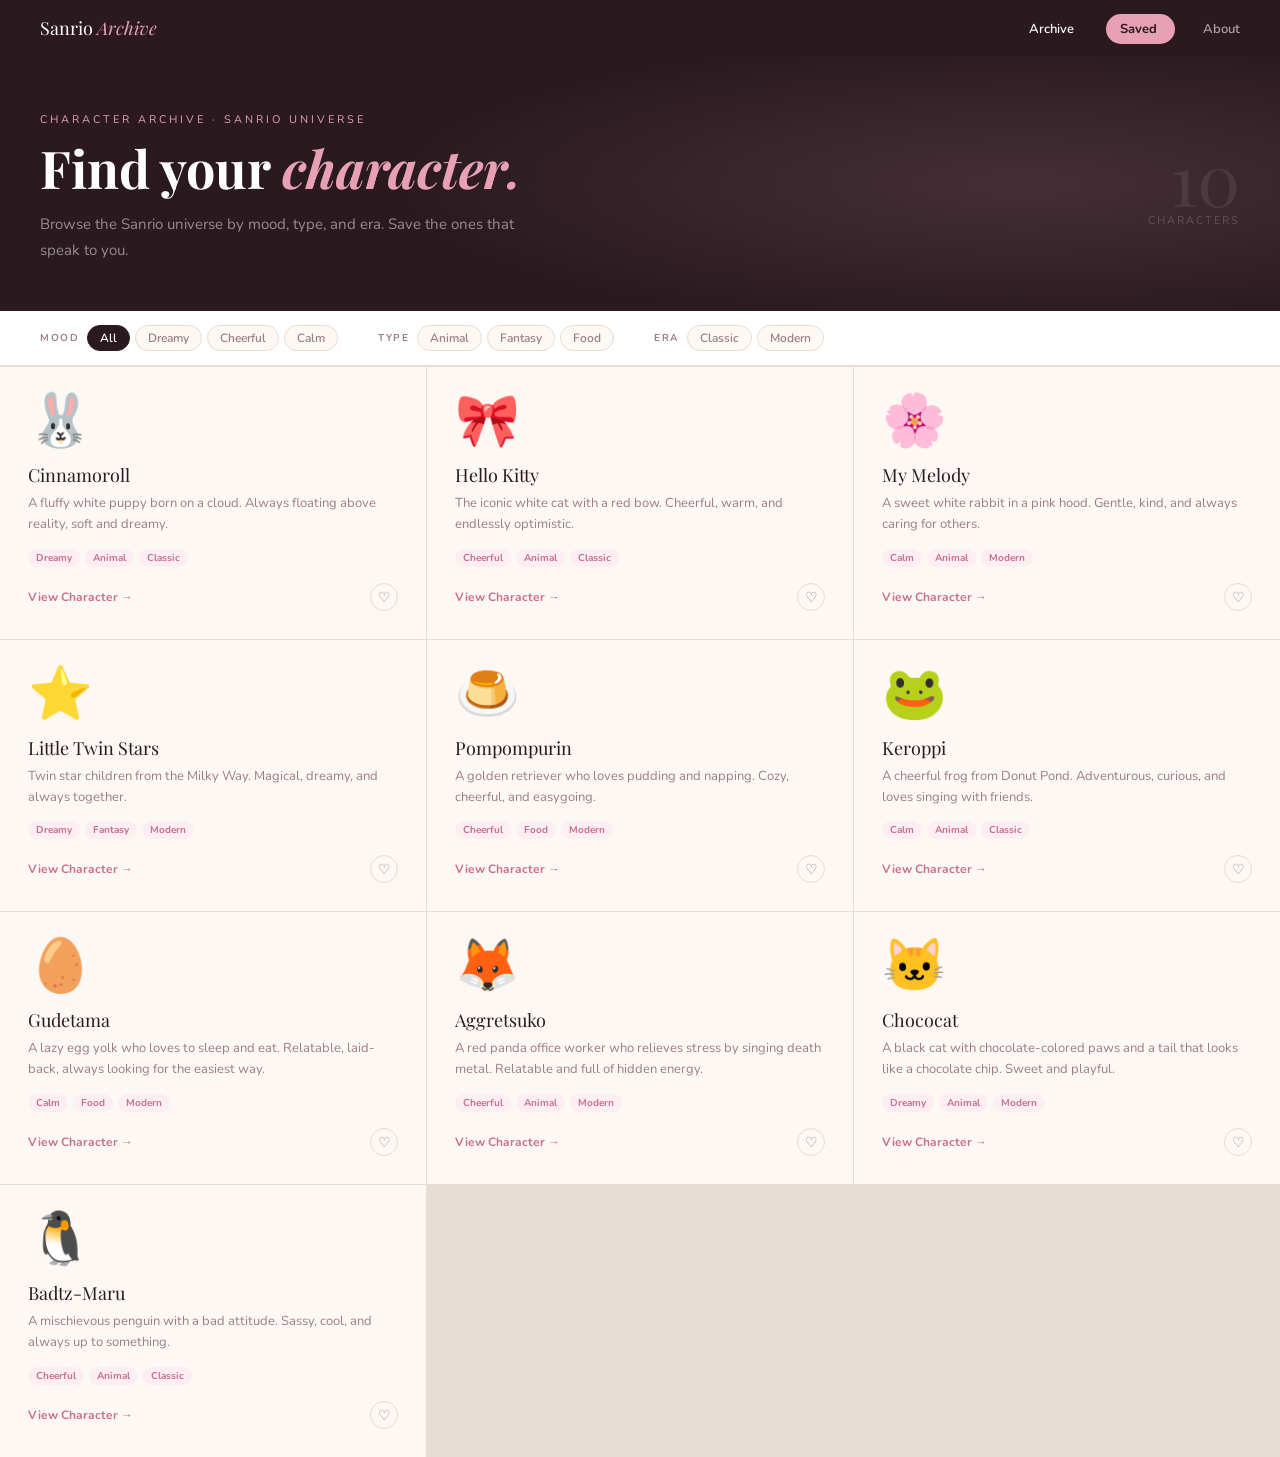
<file: index.html>
<!DOCTYPE html>
<html lang="en">
<head>
<meta charset="UTF-8">
<meta name="viewport" content="width=device-width, initial-scale=1.0">
<title>Sanrio Archive</title>
<link href="https://fonts.googleapis.com/css2?family=Playfair+Display:ital,wght@0,400;0,700;1,400&family=Nunito:wght@300;400;600;700&display=swap" rel="stylesheet">
<link rel="stylesheet" href="style.css">
</head>
<body>

<header>
  <div class="logo">Sanrio <em>Archive</em></div>
  <nav>
    <a href="#" class="active" id="nav-home" onclick="showPage('home',event)">Archive</a>
    <a href="#" id="nav-saved" class="nav-saved" onclick="showPage('saved',event)">Saved <span id="saved-count"></span></a>
    <a href="#" id="nav-about" onclick="showPage('about',event)">About</a>
  </nav>
</header>

<div class="main-content" id="main-content">

  <div class="hero">
    <div class="hero-label">Character Archive · Sanrio Universe</div>
    <h1 class="hero-title">Find your <em>character.</em></h1>
    <p class="hero-desc">Browse the Sanrio universe by mood, type, and era. Save the ones that speak to you.</p>
    <div class="hero-count">
      <div class="hero-count-num">10</div>
      <div class="hero-count-label">Characters</div>
    </div>
  </div>

  <div class="filter-wrap">
    <div class="filter-group">
      <span class="filter-group-label">Mood</span>
      <div class="filter-pills">
        <button class="pill active" onclick="filterCards(this,'all')">All</button>
        <button class="pill" onclick="filterCards(this,'dreamy')">Dreamy</button>
        <button class="pill" onclick="filterCards(this,'cheerful')">Cheerful</button>
        <button class="pill" onclick="filterCards(this,'calm')">Calm</button>
      </div>
    </div>
    <div class="filter-group">
      <span class="filter-group-label">Type</span>
      <div class="filter-pills">
        <button class="pill" onclick="filterCards(this,'animal')">Animal</button>
        <button class="pill" onclick="filterCards(this,'fantasy')">Fantasy</button>
        <button class="pill" onclick="filterCards(this,'food')">Food</button>
      </div>
    </div>
    <div class="filter-group">
      <span class="filter-group-label">Era</span>
      <div class="filter-pills">
        <button class="pill" onclick="filterCards(this,'classic')">Classic</button>
        <button class="pill" onclick="filterCards(this,'modern')">Modern</button>
      </div>
    </div>
  </div>

  <section class="archive" id="card-grid">

    <div class="card" data-tags="dreamy animal classic" data-key="cinnamoroll">
      <span class="card-emoji">🐰</span>
      <div class="card-name">Cinnamoroll</div>
      <div class="card-desc">A fluffy white puppy born on a cloud. Always floating above reality, soft and dreamy.</div>
      <div class="card-tags">
        <span class="card-tag">Dreamy</span><span class="card-tag">Animal</span><span class="card-tag">Classic</span>
      </div>
      <div class="card-footer">
        <a class="card-link" onclick="openDetail('cinnamoroll')">View Character →</a>
        <button class="save-btn" id="save-cinnamoroll" onclick="toggleSave('cinnamoroll',event)">♡</button>
      </div>
    </div>

    <div class="card" data-tags="cheerful animal classic" data-key="hellokitty">
      <span class="card-emoji">🎀</span>
      <div class="card-name">Hello Kitty</div>
      <div class="card-desc">The iconic white cat with a red bow. Cheerful, warm, and endlessly optimistic.</div>
      <div class="card-tags">
        <span class="card-tag">Cheerful</span><span class="card-tag">Animal</span><span class="card-tag">Classic</span>
      </div>
      <div class="card-footer">
        <a class="card-link" onclick="openDetail('hellokitty')">View Character →</a>
        <button class="save-btn" id="save-hellokitty" onclick="toggleSave('hellokitty',event)">♡</button>
      </div>
    </div>

    <div class="card" data-tags="calm animal modern" data-key="mymelody">
      <span class="card-emoji">🌸</span>
      <div class="card-name">My Melody</div>
      <div class="card-desc">A sweet white rabbit in a pink hood. Gentle, kind, and always caring for others.</div>
      <div class="card-tags">
        <span class="card-tag">Calm</span><span class="card-tag">Animal</span><span class="card-tag">Modern</span>
      </div>
      <div class="card-footer">
        <a class="card-link" onclick="openDetail('mymelody')">View Character →</a>
        <button class="save-btn" id="save-mymelody" onclick="toggleSave('mymelody',event)">♡</button>
      </div>
    </div>

    <div class="card" data-tags="dreamy fantasy modern" data-key="ttwinstars">
      <span class="card-emoji">⭐</span>
      <div class="card-name">Little Twin Stars</div>
      <div class="card-desc">Twin star children from the Milky Way. Magical, dreamy, and always together.</div>
      <div class="card-tags">
        <span class="card-tag">Dreamy</span><span class="card-tag">Fantasy</span><span class="card-tag">Modern</span>
      </div>
      <div class="card-footer">
        <a class="card-link" onclick="openDetail('ttwinstars')">View Character →</a>
        <button class="save-btn" id="save-ttwinstars" onclick="toggleSave('ttwinstars',event)">♡</button>
      </div>
    </div>

    <div class="card" data-tags="cheerful food modern" data-key="pompompurin">
      <span class="card-emoji">🍮</span>
      <div class="card-name">Pompompurin</div>
      <div class="card-desc">A golden retriever who loves pudding and napping. Cozy, cheerful, and easygoing.</div>
      <div class="card-tags">
        <span class="card-tag">Cheerful</span><span class="card-tag">Food</span><span class="card-tag">Modern</span>
      </div>
      <div class="card-footer">
        <a class="card-link" onclick="openDetail('pompompurin')">View Character →</a>
        <button class="save-btn" id="save-pompompurin" onclick="toggleSave('pompompurin',event)">♡</button>
      </div>
    </div>

    <div class="card" data-tags="calm animal classic" data-key="keroppi">
      <span class="card-emoji">🐸</span>
      <div class="card-name">Keroppi</div>
      <div class="card-desc">A cheerful frog from Donut Pond. Adventurous, curious, and loves singing with friends.</div>
      <div class="card-tags">
        <span class="card-tag">Calm</span><span class="card-tag">Animal</span><span class="card-tag">Classic</span>
      </div>
      <div class="card-footer">
        <a class="card-link" onclick="openDetail('keroppi')">View Character →</a>
        <button class="save-btn" id="save-keroppi" onclick="toggleSave('keroppi',event)">♡</button>
      </div>
    </div>

    <div class="card" data-tags="calm food modern" data-key="gudetama">
      <span class="card-emoji">🥚</span>
      <div class="card-name">Gudetama</div>
      <div class="card-desc">A lazy egg yolk who loves to sleep and eat. Relatable, laid-back, always looking for the easiest way.</div>
      <div class="card-tags">
        <span class="card-tag">Calm</span><span class="card-tag">Food</span><span class="card-tag">Modern</span>
      </div>
      <div class="card-footer">
        <a class="card-link" onclick="openDetail('gudetama')">View Character →</a>
        <button class="save-btn" id="save-gudetama" onclick="toggleSave('gudetama',event)">♡</button>
      </div>
    </div>

    <div class="card" data-tags="cheerful animal modern" data-key="aggretsuko">
      <span class="card-emoji">🦊</span>
      <div class="card-name">Aggretsuko</div>
      <div class="card-desc">A red panda office worker who relieves stress by singing death metal. Relatable and full of hidden energy.</div>
      <div class="card-tags">
        <span class="card-tag">Cheerful</span><span class="card-tag">Animal</span><span class="card-tag">Modern</span>
      </div>
      <div class="card-footer">
        <a class="card-link" onclick="openDetail('aggretsuko')">View Character →</a>
        <button class="save-btn" id="save-aggretsuko" onclick="toggleSave('aggretsuko',event)">♡</button>
      </div>
    </div>

    <div class="card" data-tags="dreamy animal modern" data-key="chococat">
      <span class="card-emoji">🐱</span>
      <div class="card-name">Chococat</div>
      <div class="card-desc">A black cat with chocolate-colored paws and a tail that looks like a chocolate chip. Sweet and playful.</div>
      <div class="card-tags">
        <span class="card-tag">Dreamy</span><span class="card-tag">Animal</span><span class="card-tag">Modern</span>
      </div>
      <div class="card-footer">
        <a class="card-link" onclick="openDetail('chococat')">View Character →</a>
        <button class="save-btn" id="save-chococat" onclick="toggleSave('chococat',event)">♡</button>
      </div>
    </div>

    <div class="card" data-tags="cheerful animal classic" data-key="badtzmaru">
      <span class="card-emoji">🐧</span>
      <div class="card-name">Badtz-Maru</div>
      <div class="card-desc">A mischievous penguin with a bad attitude. Sassy, cool, and always up to something.</div>
      <div class="card-tags">
        <span class="card-tag">Cheerful</span><span class="card-tag">Animal</span><span class="card-tag">Classic</span>
      </div>
      <div class="card-footer">
        <a class="card-link" onclick="openDetail('badtzmaru')">View Character →</a>
        <button class="save-btn" id="save-badtzmaru" onclick="toggleSave('badtzmaru',event)">♡</button>
      </div>
    </div>

  </section>
</div>

<div class="saved-page" id="saved-page">
  <div class="saved-title">Saved Characters</div>
  <div class="saved-subtitle">Characters you've collected. These become the basis of your gift.</div>
  <div class="saved-grid" id="saved-grid">
    <div class="empty-saved">
      <div class="empty-saved-emoji">♡</div>
      <div>No characters saved yet.<br>Browse the archive and save your favourites.</div>
    </div>
  </div>
</div>

<div class="about-page" id="about-page">
  <div class="about-title">About the <em>Archive</em></div>
  <div class="about-body">
    <p>The Sanrio Character Archive is a resource dedicated to documenting the emotional universe of Sanrio's characters. Each character carries its own mood, personality, and way of being in the world.</p>
    <p>This project began as a way to explore how character design communicates feeling — how a round shape, a soft colour, or a specific accessory can evoke comfort, joy, or nostalgia.</p>
    <p>The archive is organized by mood, type, and era. Browse to discover characters that resonate with you, and save the ones that feel meaningful.</p>
  </div>
</div>

<div class="detail-overlay" id="detail-overlay" onclick="closeDetail(event)">
  <div class="detail-panel" id="detail-panel">
    <div class="detail-top">
      <div class="detail-emoji-large" id="d-emoji"></div>
      <div class="detail-top-info">
        <div class="detail-top-label">Sanrio Character</div>
        <div class="detail-name" id="d-name"></div>
        <div class="detail-mood-tags" id="d-mood-tags"></div>
      </div>
      <button class="detail-close" onclick="closeDetail()">✕</button>
    </div>
    <div class="detail-body">
      <p id="d-desc1"></p>
      <p id="d-desc2"></p>
      <div class="detail-vibe">
        <div class="detail-vibe-label">Good for</div>
        <div class="detail-vibe-tags" id="d-vibe-tags"></div>
      </div>
    </div>
    <div class="detail-footer">
      <div class="detail-meta">
        <div class="meta-item">
          <span class="meta-label">Mood</span>
          <span class="meta-value" id="d-mood"></span>
        </div>
        <div class="meta-item">
          <span class="meta-label">Debut</span>
          <span class="meta-value" id="d-debut"></span>
        </div>
        <div class="meta-item">
          <span class="meta-label">Type</span>
          <span class="meta-value" id="d-type"></span>
        </div>
      </div>
      <button class="detail-save-btn" id="d-save-btn" onclick="toggleSaveFromDetail()">♡ Save</button>
    </div>
  </div>
</div>

<script src="main.js"></script>
</body>
</html>
</file>
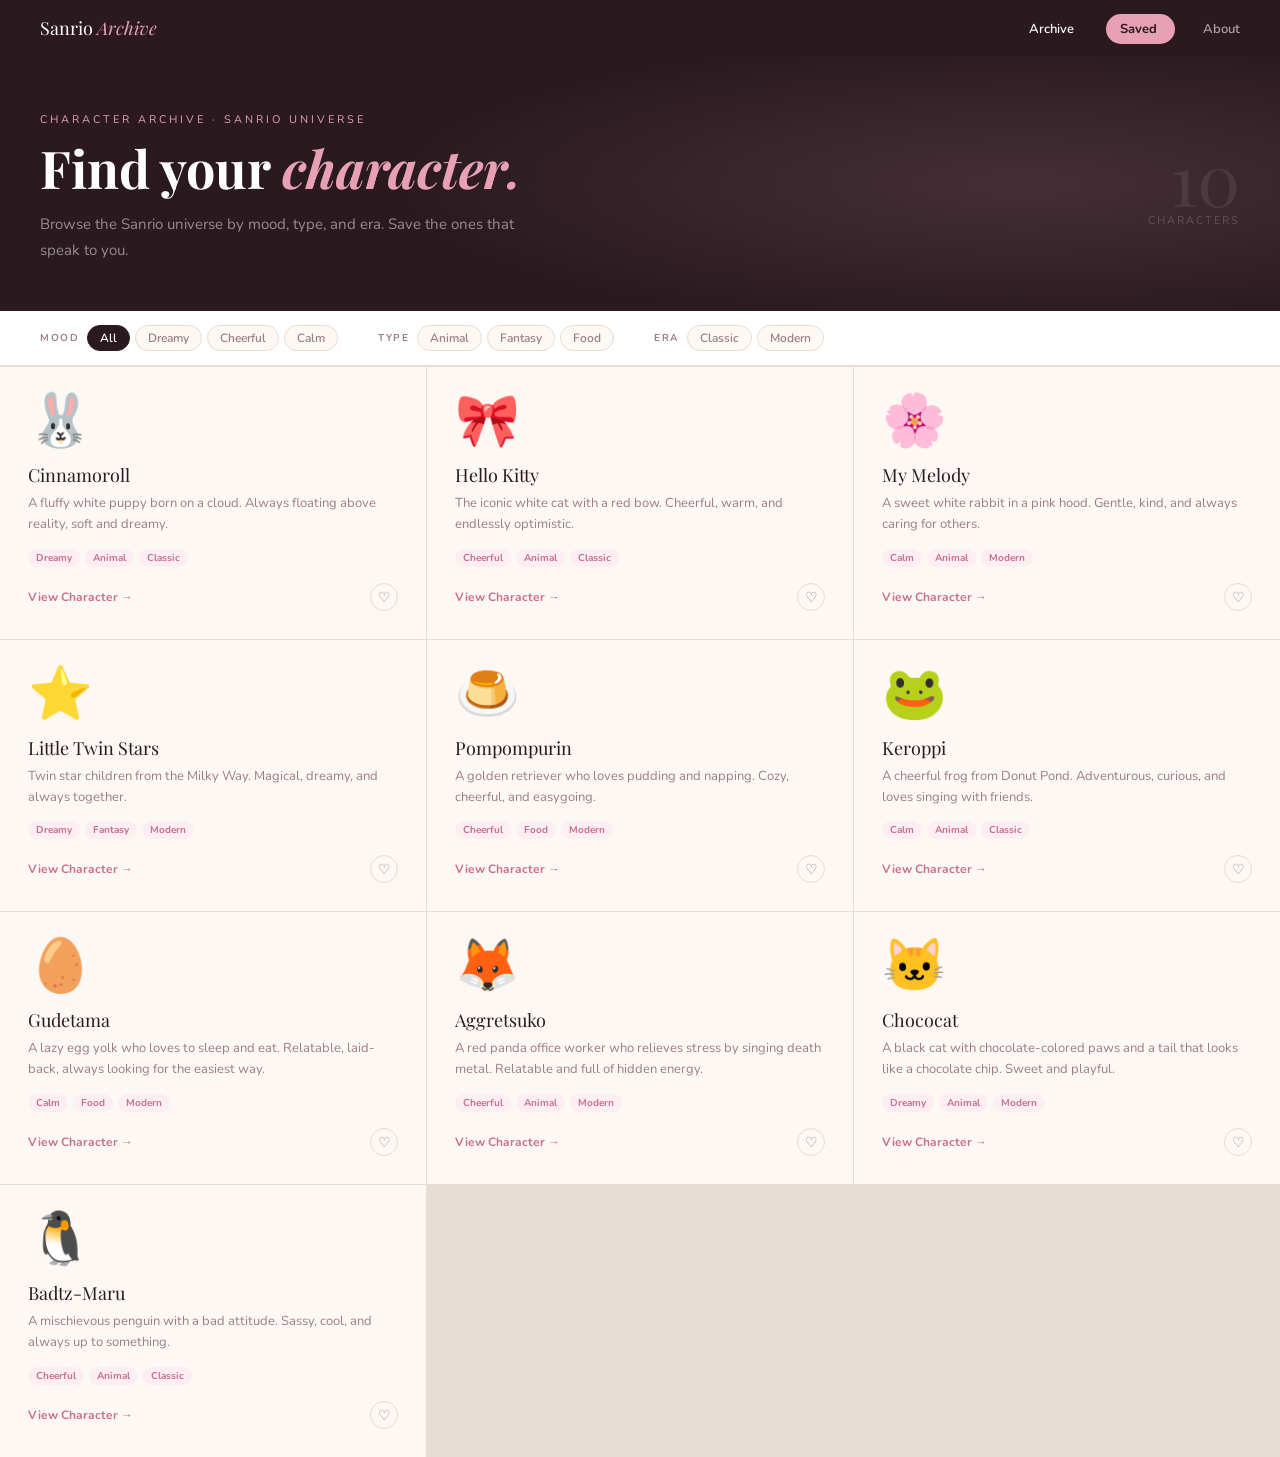
<file: index (27).html>
<!DOCTYPE html>
<html lang="en">
<head>
<meta charset="UTF-8">
<meta name="viewport" content="width=device-width, initial-scale=1.0">
<title>Sanrio Archive</title>
<link href="https://fonts.googleapis.com/css2?family=Playfair+Display:ital,wght@0,400;0,700;1,400&family=Nunito:wght@300;400;600;700&display=swap" rel="stylesheet">
<link rel="stylesheet" href="style.css">
</head>
<body>

<header>
  <div class="logo">Sanrio <em>Archive</em></div>
  <nav>
    <a href="#" class="active" id="nav-home" onclick="showPage('home',event)">Archive</a>
    <a href="#" id="nav-saved" class="nav-saved" onclick="showPage('saved',event)">Saved <span id="saved-count"></span></a>
    <a href="#" id="nav-about" onclick="showPage('about',event)">About</a>
  </nav>
</header>

<div class="main-content" id="main-content">

  <div class="hero">
    <div class="hero-label">Character Archive · Sanrio Universe</div>
    <h1 class="hero-title">Find your <em>character.</em></h1>
    <p class="hero-desc">Browse the Sanrio universe by mood, type, and era. Save the ones that speak to you.</p>
    <div class="hero-count">
      <div class="hero-count-num">10</div>
      <div class="hero-count-label">Characters</div>
    </div>
  </div>

  <div class="filter-wrap">
    <div class="filter-group">
      <span class="filter-group-label">Mood</span>
      <div class="filter-pills">
        <button class="pill active" onclick="filterCards(this,'all')">All</button>
        <button class="pill" onclick="filterCards(this,'dreamy')">Dreamy</button>
        <button class="pill" onclick="filterCards(this,'cheerful')">Cheerful</button>
        <button class="pill" onclick="filterCards(this,'calm')">Calm</button>
      </div>
    </div>
    <div class="filter-group">
      <span class="filter-group-label">Type</span>
      <div class="filter-pills">
        <button class="pill" onclick="filterCards(this,'animal')">Animal</button>
        <button class="pill" onclick="filterCards(this,'fantasy')">Fantasy</button>
        <button class="pill" onclick="filterCards(this,'food')">Food</button>
      </div>
    </div>
    <div class="filter-group">
      <span class="filter-group-label">Era</span>
      <div class="filter-pills">
        <button class="pill" onclick="filterCards(this,'classic')">Classic</button>
        <button class="pill" onclick="filterCards(this,'modern')">Modern</button>
      </div>
    </div>
  </div>

  <section class="archive" id="card-grid">

    <div class="card" data-tags="dreamy animal classic" data-key="cinnamoroll">
      <span class="card-emoji">🐰</span>
      <div class="card-name">Cinnamoroll</div>
      <div class="card-desc">A fluffy white puppy born on a cloud. Always floating above reality, soft and dreamy.</div>
      <div class="card-tags">
        <span class="card-tag">Dreamy</span><span class="card-tag">Animal</span><span class="card-tag">Classic</span>
      </div>
      <div class="card-footer">
        <a class="card-link" onclick="openDetail('cinnamoroll')">View Character →</a>
        <button class="save-btn" id="save-cinnamoroll" onclick="toggleSave('cinnamoroll',event)">♡</button>
      </div>
    </div>

    <div class="card" data-tags="cheerful animal classic" data-key="hellokitty">
      <span class="card-emoji">🎀</span>
      <div class="card-name">Hello Kitty</div>
      <div class="card-desc">The iconic white cat with a red bow. Cheerful, warm, and endlessly optimistic.</div>
      <div class="card-tags">
        <span class="card-tag">Cheerful</span><span class="card-tag">Animal</span><span class="card-tag">Classic</span>
      </div>
      <div class="card-footer">
        <a class="card-link" onclick="openDetail('hellokitty')">View Character →</a>
        <button class="save-btn" id="save-hellokitty" onclick="toggleSave('hellokitty',event)">♡</button>
      </div>
    </div>

    <div class="card" data-tags="calm animal modern" data-key="mymelody">
      <span class="card-emoji">🌸</span>
      <div class="card-name">My Melody</div>
      <div class="card-desc">A sweet white rabbit in a pink hood. Gentle, kind, and always caring for others.</div>
      <div class="card-tags">
        <span class="card-tag">Calm</span><span class="card-tag">Animal</span><span class="card-tag">Modern</span>
      </div>
      <div class="card-footer">
        <a class="card-link" onclick="openDetail('mymelody')">View Character →</a>
        <button class="save-btn" id="save-mymelody" onclick="toggleSave('mymelody',event)">♡</button>
      </div>
    </div>

    <div class="card" data-tags="dreamy fantasy modern" data-key="ttwinstars">
      <span class="card-emoji">⭐</span>
      <div class="card-name">Little Twin Stars</div>
      <div class="card-desc">Twin star children from the Milky Way. Magical, dreamy, and always together.</div>
      <div class="card-tags">
        <span class="card-tag">Dreamy</span><span class="card-tag">Fantasy</span><span class="card-tag">Modern</span>
      </div>
      <div class="card-footer">
        <a class="card-link" onclick="openDetail('ttwinstars')">View Character →</a>
        <button class="save-btn" id="save-ttwinstars" onclick="toggleSave('ttwinstars',event)">♡</button>
      </div>
    </div>

    <div class="card" data-tags="cheerful food modern" data-key="pompompurin">
      <span class="card-emoji">🍮</span>
      <div class="card-name">Pompompurin</div>
      <div class="card-desc">A golden retriever who loves pudding and napping. Cozy, cheerful, and easygoing.</div>
      <div class="card-tags">
        <span class="card-tag">Cheerful</span><span class="card-tag">Food</span><span class="card-tag">Modern</span>
      </div>
      <div class="card-footer">
        <a class="card-link" onclick="openDetail('pompompurin')">View Character →</a>
        <button class="save-btn" id="save-pompompurin" onclick="toggleSave('pompompurin',event)">♡</button>
      </div>
    </div>

    <div class="card" data-tags="calm animal classic" data-key="keroppi">
      <span class="card-emoji">🐸</span>
      <div class="card-name">Keroppi</div>
      <div class="card-desc">A cheerful frog from Donut Pond. Adventurous, curious, and loves singing with friends.</div>
      <div class="card-tags">
        <span class="card-tag">Calm</span><span class="card-tag">Animal</span><span class="card-tag">Classic</span>
      </div>
      <div class="card-footer">
        <a class="card-link" onclick="openDetail('keroppi')">View Character →</a>
        <button class="save-btn" id="save-keroppi" onclick="toggleSave('keroppi',event)">♡</button>
      </div>
    </div>

    <div class="card" data-tags="calm food modern" data-key="gudetama">
      <span class="card-emoji">🥚</span>
      <div class="card-name">Gudetama</div>
      <div class="card-desc">A lazy egg yolk who loves to sleep and eat. Relatable, laid-back, always looking for the easiest way.</div>
      <div class="card-tags">
        <span class="card-tag">Calm</span><span class="card-tag">Food</span><span class="card-tag">Modern</span>
      </div>
      <div class="card-footer">
        <a class="card-link" onclick="openDetail('gudetama')">View Character →</a>
        <button class="save-btn" id="save-gudetama" onclick="toggleSave('gudetama',event)">♡</button>
      </div>
    </div>

    <div class="card" data-tags="cheerful animal modern" data-key="aggretsuko">
      <span class="card-emoji">🦊</span>
      <div class="card-name">Aggretsuko</div>
      <div class="card-desc">A red panda office worker who relieves stress by singing death metal. Relatable and full of hidden energy.</div>
      <div class="card-tags">
        <span class="card-tag">Cheerful</span><span class="card-tag">Animal</span><span class="card-tag">Modern</span>
      </div>
      <div class="card-footer">
        <a class="card-link" onclick="openDetail('aggretsuko')">View Character →</a>
        <button class="save-btn" id="save-aggretsuko" onclick="toggleSave('aggretsuko',event)">♡</button>
      </div>
    </div>

    <div class="card" data-tags="dreamy animal modern" data-key="chococat">
      <span class="card-emoji">🐱</span>
      <div class="card-name">Chococat</div>
      <div class="card-desc">A black cat with chocolate-colored paws and a tail that looks like a chocolate chip. Sweet and playful.</div>
      <div class="card-tags">
        <span class="card-tag">Dreamy</span><span class="card-tag">Animal</span><span class="card-tag">Modern</span>
      </div>
      <div class="card-footer">
        <a class="card-link" onclick="openDetail('chococat')">View Character →</a>
        <button class="save-btn" id="save-chococat" onclick="toggleSave('chococat',event)">♡</button>
      </div>
    </div>

    <div class="card" data-tags="cheerful animal classic" data-key="badtzmaru">
      <span class="card-emoji">🐧</span>
      <div class="card-name">Badtz-Maru</div>
      <div class="card-desc">A mischievous penguin with a bad attitude. Sassy, cool, and always up to something.</div>
      <div class="card-tags">
        <span class="card-tag">Cheerful</span><span class="card-tag">Animal</span><span class="card-tag">Classic</span>
      </div>
      <div class="card-footer">
        <a class="card-link" onclick="openDetail('badtzmaru')">View Character →</a>
        <button class="save-btn" id="save-badtzmaru" onclick="toggleSave('badtzmaru',event)">♡</button>
      </div>
    </div>

  </section>
</div>

<!-- SAVED PAGE -->
<div class="saved-page" id="saved-page">
  <div class="saved-title">Saved Characters</div>
  <div class="saved-subtitle">Characters you've collected. These become the basis of your gift.</div>
  <div class="saved-grid" id="saved-grid">
    <div class="empty-saved">
      <div class="empty-saved-emoji">♡</div>
      <div>No characters saved yet.<br>Browse the archive and save your favourites.</div>
    </div>
  </div>
</div>

<!-- ABOUT PAGE -->
<div class="about-page" id="about-page">
  <div class="about-title">About the <em>Archive</em></div>
  <div class="about-body">
    <p>The Sanrio Character Archive is a resource dedicated to documenting the emotional universe of Sanrio's characters. Each character carries its own mood, personality, and way of being in the world.</p>
    <p>This project began as a way to explore how character design communicates feeling — how a round shape, a soft colour, or a specific accessory can evoke comfort, joy, or nostalgia.</p>
    <p>The archive is organized by mood, type, and era. Browse to discover characters that resonate with you, and save the ones that feel meaningful.</p>
    <p><em>During testing, feedback revealed that users didn't just want to browse — they wanted to interact, collect, and build something personal. This insight led to a significant shift: moving from a static archive toward an interactive emotional experience where characters become the building blocks of a digital gift. That evolution became Memory Gift Atelier.</em></p>
  </div>
</div>

<!-- DETAIL OVERLAY -->
<div class="detail-overlay" id="detail-overlay" onclick="closeDetail(event)">
  <div class="detail-panel" id="detail-panel">
    <div class="detail-top">
      <div class="detail-emoji-large" id="d-emoji"></div>
      <div class="detail-top-info">
        <div class="detail-top-label">Sanrio Character</div>
        <div class="detail-name" id="d-name"></div>
        <div class="detail-mood-tags" id="d-mood-tags"></div>
      </div>
      <button class="detail-close" onclick="closeDetail()">✕</button>
    </div>
    <div class="detail-body">
      <p id="d-desc1"></p>
      <p id="d-desc2"></p>
      <div class="detail-vibe">
        <div class="detail-vibe-label">Good for</div>
        <div class="detail-vibe-tags" id="d-vibe-tags"></div>
      </div>
    </div>
    <div class="detail-footer">
      <div class="detail-meta">
        <div class="meta-item">
          <span class="meta-label">Mood</span>
          <span class="meta-value" id="d-mood"></span>
        </div>
        <div class="meta-item">
          <span class="meta-label">Debut</span>
          <span class="meta-value" id="d-debut"></span>
        </div>
        <div class="meta-item">
          <span class="meta-label">Type</span>
          <span class="meta-value" id="d-type"></span>
        </div>
      </div>
      <button class="detail-save-btn" id="d-save-btn" onclick="toggleSaveFromDetail()">♡ Save</button>
    </div>
  </div>
</div>

<script src="main.js"></script>
</body>
</html>
</file>
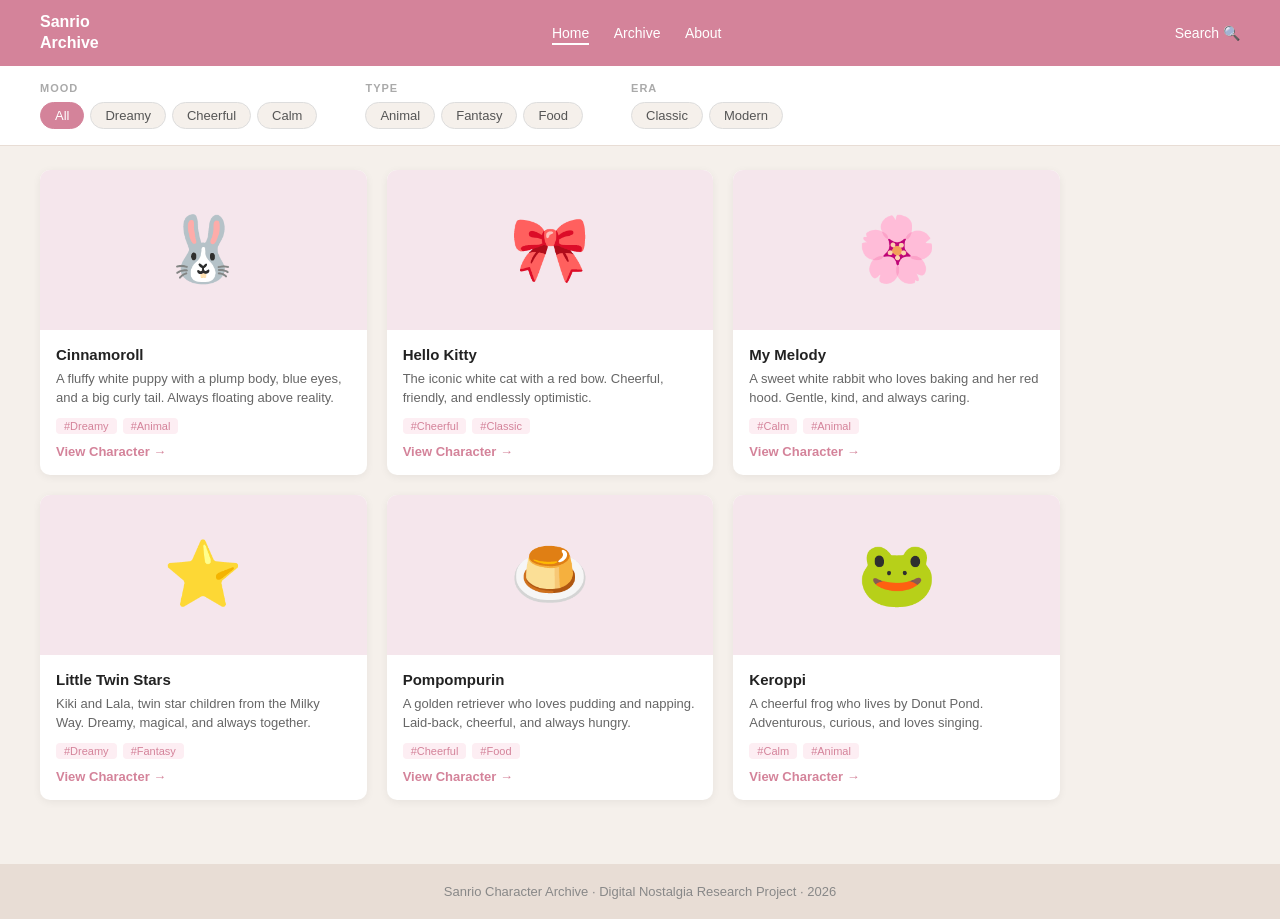
<file: web3 (2).html>
<!DOCTYPE html>
<html lang="en">
<head>
<meta charset="UTF-8">
<meta name="viewport" content="width=device-width, initial-scale=1.0">
<title>Sanrio Character Archive</title>
<style>
* { margin: 0; padding: 0; box-sizing: border-box; }

body {
  font-family: Arial, Helvetica, sans-serif;
  background: #f5f0eb;
  color: #333;
}

/* HEADER */
.header {
  display: flex;
  justify-content: space-between;
  align-items: center;
  background: #d4839a;
  color: white;
  padding: 12px 40px;
}

.logo {
  font-size: 16px;
  font-weight: bold;
  line-height: 1.3;
}

.nav a {
  color: white;
  text-decoration: none;
  margin: 0 10px;
  font-size: 14px;
}

.nav a:hover { text-decoration: underline; }
.nav a.active { border-bottom: 2px solid white; padding-bottom: 2px; }

.search { font-size: 14px; color: white; }

/* FILTER */
.filter {
  background: white;
  padding: 16px 40px;
  display: flex;
  flex-direction: row;
  gap: 48px;
  align-items: flex-start;
  border-bottom: 1px solid #e8ddd5;
}

.filter-group {
  display: flex;
  flex-direction: column;
  gap: 8px;
}

.filter-group p {
  font-size: 11px;
  font-weight: bold;
  letter-spacing: 1px;
  text-transform: uppercase;
  color: #aaa;
  margin: 0;
}

.filter-pills {
  display: flex;
  flex-direction: row;
  gap: 6px;
}

button {
  padding: 5px 14px;
  border: 1px solid #ddd;
  background: #f5f0eb;
  border-radius: 20px;
  cursor: pointer;
  font-size: 13px;
  color: #555;
  transition: all 0.15s;
  font-family: Arial, sans-serif;
}

button:hover, button.active {
  background: #d4839a;
  color: white;
  border-color: #d4839a;
}

/* ARCHIVE GRID */
.archive {
  display: grid;
  grid-template-columns: repeat(3, 1fr);
  gap: 20px;
  padding: 24px 40px;
  max-width: 1100px;
}

.card {
  background: white;
  border-radius: 10px;
  overflow: hidden;
  box-shadow: 0 2px 8px rgba(0,0,0,0.06);
  transition: transform 0.15s, box-shadow 0.15s;
}

.card:hover {
  transform: translateY(-2px);
  box-shadow: 0 6px 16px rgba(0,0,0,0.1);
}

.card-img {
  width: 100%;
  height: 160px;
  background: #f5e6ec;
  display: flex;
  align-items: center;
  justify-content: center;
  font-size: 64px;
}

.card-body { padding: 16px; }

.card-body h3 {
  font-size: 15px;
  font-weight: bold;
  margin-bottom: 6px;
  color: #222;
}

.card-body p {
  font-size: 13px;
  line-height: 1.5;
  color: #666;
  margin-bottom: 10px;
}

.tags { display: flex; gap: 6px; margin-bottom: 10px; flex-wrap: wrap; }

.tag {
  display: inline-block;
  font-size: 11px;
  color: #d4839a;
  background: #fdeef3;
  border-radius: 4px;
  padding: 2px 8px;
}

.card-body a {
  display: block;
  text-decoration: none;
  color: #d4839a;
  font-weight: bold;
  font-size: 13px;
  cursor: pointer;
}

.card-body a:hover { text-decoration: underline; }

/* DETAIL */
.detail {
  background: white;
  margin: 0 40px 32px;
  border-radius: 10px;
  overflow: hidden;
  box-shadow: 0 2px 8px rgba(0,0,0,0.08);
  max-width: 1020px;
  display: none;
}

.detail.visible { display: block; }

.detail-body {
  display: grid;
  grid-template-columns: 280px 1fr;
}

.detail-img {
  width: 100%;
  min-height: 240px;
  background: #f5e6ec;
  display: flex;
  align-items: center;
  justify-content: center;
  font-size: 96px;
}

.detail-content { padding: 28px 32px; }

.detail-content h2 {
  font-size: 22px;
  font-weight: bold;
  margin-bottom: 12px;
  color: #222;
}

.detail-content p {
  font-size: 14px;
  line-height: 1.75;
  color: #444;
  margin-bottom: 10px;
}

.detail-tags { display: flex; gap: 8px; margin-top: 16px; flex-wrap: wrap; }

.detail-tag {
  font-size: 12px;
  color: #d4839a;
  background: #fdeef3;
  border-radius: 4px;
  padding: 3px 10px;
}

.detail-footer {
  display: flex;
  justify-content: space-between;
  align-items: center;
  padding: 14px 32px;
  border-top: 1px solid #f0e8e0;
}

.detail-meta { display: flex; gap: 40px; }

.meta-item { display: flex; flex-direction: column; }

.meta-label {
  font-size: 10px;
  text-transform: uppercase;
  letter-spacing: 1px;
  color: #bbb;
}

.meta-value {
  font-size: 13px;
  font-weight: bold;
  color: #333;
}

.detail-link {
  font-size: 13px;
  color: #d4839a;
  text-decoration: none;
  font-weight: bold;
}

.detail-link:hover { text-decoration: underline; }

/* ABOUT PAGE */
.about-page {
  display: none;
  max-width: 700px;
  margin: 40px;
  background: white;
  border-radius: 10px;
  padding: 40px;
  box-shadow: 0 2px 8px rgba(0,0,0,0.06);
}

.about-page.visible { display: block; }

.about-page h2 {
  font-size: 22px;
  font-weight: bold;
  color: #d4839a;
  margin-bottom: 20px;
}

.about-page p {
  font-size: 14px;
  line-height: 1.85;
  color: #444;
  margin-bottom: 16px;
}

/* MAIN CONTENT */
.main-content { display: block; }
.main-content.hidden { display: none; }

/* FOOTER */
.footer {
  text-align: center;
  background: #e8ddd5;
  padding: 20px;
  margin-top: 40px;
  font-size: 13px;
  color: #888;
}

/* MOBILE */
@media (max-width: 600px) {
  .header { padding: 12px 16px; }
  .nav { display: none; }
  .filter { padding: 12px 16px; gap: 20px; flex-wrap: wrap; }
  .archive { grid-template-columns: 1fr; padding: 16px; }
  .detail { margin: 0 16px 24px; }
  .detail-body { grid-template-columns: 1fr; }
  .detail-img { min-height: 160px; }
  .about-page { margin: 16px; padding: 24px; }
  .detail-footer { flex-direction: column; gap: 12px; align-items: flex-start; }
}
</style>
</head>
<body>

<!-- HEADER -->
<header class="header">
  <div class="logo">Sanrio<br>Archive</div>
  <nav class="nav">
    <a href="#" class="active" onclick="showPage('archive', this)">Home</a>
    <a href="#" onclick="showPage('archive', this)">Archive</a>
    <a href="#" onclick="showPage('about', this)">About</a>
  </nav>
  <div class="search">Search 🔍</div>
</header>

<!-- FILTER -->
<div class="main-content" id="main-content">
  <section class="filter">
    <div class="filter-group">
      <p>Mood</p>
      <div class="filter-pills">
        <button class="active" onclick="filterCards(this,'all')">All</button>
        <button onclick="filterCards(this,'dreamy')">Dreamy</button>
        <button onclick="filterCards(this,'cheerful')">Cheerful</button>
        <button onclick="filterCards(this,'calm')">Calm</button>
      </div>
    </div>
    <div class="filter-group">
      <p>Type</p>
      <div class="filter-pills">
        <button onclick="filterCards(this,'animal')">Animal</button>
        <button onclick="filterCards(this,'fantasy')">Fantasy</button>
        <button onclick="filterCards(this,'food')">Food</button>
      </div>
    </div>
    <div class="filter-group">
      <p>Era</p>
      <div class="filter-pills">
        <button onclick="filterCards(this,'classic')">Classic</button>
        <button onclick="filterCards(this,'modern')">Modern</button>
      </div>
    </div>
  </section>

  <!-- CARDS -->
  <section class="archive" id="card-grid">

    <div class="card" data-tags="dreamy animal classic">
      <div class="card-img">🐰</div>
      <div class="card-body">
        <h3>Cinnamoroll</h3>
        <p>A fluffy white puppy with a plump body, blue eyes, and a big curly tail. Always floating above reality.</p>
        <div class="tags">
          <span class="tag">#Dreamy</span>
          <span class="tag">#Animal</span>
        </div>
        <a onclick="showDetail('cinnamoroll')">View Character →</a>
      </div>
    </div>

    <div class="card" data-tags="cheerful animal classic">
      <div class="card-img">🎀</div>
      <div class="card-body">
        <h3>Hello Kitty</h3>
        <p>The iconic white cat with a red bow. Cheerful, friendly, and endlessly optimistic.</p>
        <div class="tags">
          <span class="tag">#Cheerful</span>
          <span class="tag">#Classic</span>
        </div>
        <a onclick="showDetail('hellokitty')">View Character →</a>
      </div>
    </div>

    <div class="card" data-tags="calm animal modern">
      <div class="card-img">🌸</div>
      <div class="card-body">
        <h3>My Melody</h3>
        <p>A sweet white rabbit who loves baking and her red hood. Gentle, kind, and always caring.</p>
        <div class="tags">
          <span class="tag">#Calm</span>
          <span class="tag">#Animal</span>
        </div>
        <a onclick="showDetail('mymelody')">View Character →</a>
      </div>
    </div>

    <div class="card" data-tags="dreamy fantasy modern">
      <div class="card-img">⭐</div>
      <div class="card-body">
        <h3>Little Twin Stars</h3>
        <p>Kiki and Lala, twin star children from the Milky Way. Dreamy, magical, and always together.</p>
        <div class="tags">
          <span class="tag">#Dreamy</span>
          <span class="tag">#Fantasy</span>
        </div>
        <a onclick="showDetail('ttwinstars')">View Character →</a>
      </div>
    </div>

    <div class="card" data-tags="cheerful food modern">
      <div class="card-img">🍮</div>
      <div class="card-body">
        <h3>Pompompurin</h3>
        <p>A golden retriever who loves pudding and napping. Laid-back, cheerful, and always hungry.</p>
        <div class="tags">
          <span class="tag">#Cheerful</span>
          <span class="tag">#Food</span>
        </div>
        <a onclick="showDetail('pompompurin')">View Character →</a>
      </div>
    </div>

    <div class="card" data-tags="calm fantasy classic">
      <div class="card-img">🐸</div>
      <div class="card-body">
        <h3>Keroppi</h3>
        <p>A cheerful frog who lives by Donut Pond. Adventurous, curious, and loves singing.</p>
        <div class="tags">
          <span class="tag">#Calm</span>
          <span class="tag">#Animal</span>
        </div>
        <a onclick="showDetail('keroppi')">View Character →</a>
      </div>
    </div>

  </section>

  <!-- DETAIL -->
  <section class="detail" id="detail">
    <div class="detail-body">
      <div class="detail-img" id="detail-emoji"></div>
      <div class="detail-content">
        <h2 id="detail-title"></h2>
        <p id="detail-desc1"></p>
        <p id="detail-desc2"></p>
        <div class="detail-tags" id="detail-tags"></div>
      </div>
    </div>
    <div class="detail-footer">
      <div class="detail-meta">
        <div class="meta-item">
          <span class="meta-label">MOOD</span>
          <span class="meta-value" id="detail-mood"></span>
        </div>
        <div class="meta-item">
          <span class="meta-label">TYPE</span>
          <span class="meta-value" id="detail-type"></span>
        </div>
        <div class="meta-item">
          <span class="meta-label">DEBUT</span>
          <span class="meta-value" id="detail-era"></span>
        </div>
      </div>
      <a class="detail-link" id="detail-link" href="#" target="_blank">Visit Sanrio Page →</a>
    </div>
  </section>
</div>

<!-- ABOUT PAGE -->
<section class="about-page" id="about-page">
  <h2>About This Archive</h2>
  <p>The Sanrio Character Archive is a resource dedicated to documenting and celebrating the rich history of Sanrio's character universe. Each character carries its own emotional personality — a mood, a world, a way of being.</p>
  <p>This archive began as a way to explore how character design communicates feeling. Browsing by mood, type, or era, users can discover characters that resonate with them personally.</p>
  <p>During testing, feedback revealed that users didn't just want to browse characters — they wanted to interact with them, collect them, and build something personal. This insight led to a significant shift in the project's direction: moving from a static archive toward an interactive emotional experience, where characters become the building blocks of a digital gift.</p>
  <p style="color:#d4839a;font-style:italic;">This draft represents the archive phase of the project. The final version — Memory Gift Atelier — evolved directly from what was learned here.</p>
</section>

<footer class="footer">
  <p>Sanrio Character Archive · Digital Nostalgia Research Project · 2026</p>
</footer>

<script>
const data = {
  cinnamoroll: {
    emoji: '🐰',
    title: 'Cinnamoroll',
    desc1: 'Cinnamoroll is a white puppy with a plump, round body, blue eyes, pink cheeks, and a curly tail that resembles a cinnamon roll. He was born on a cloud and floated down to earth, where he was found by a café owner.',
    desc2: 'Cinnamoroll loves to daydream and float through the sky. His gentle, quiet nature makes him a source of comfort for fans who appreciate soft, dreamy aesthetics.',
    tags: ['#Dreamy', '#Animal', '#Classic', '#Puppy'],
    mood: 'Dreamy', type: 'Animal', era: '2001',
    source: 'https://www.sanrio.com/pages/cinnamoroll'
  },
  hellokitty: {
    emoji: '🎀',
    title: 'Hello Kitty',
    desc1: 'Hello Kitty, also known as Kitty White, is a cheerful white cat who lives in London with her family. She loves baking cookies, collecting cute things, and spending time with friends.',
    desc2: 'Debuting in 1974, Hello Kitty is one of the most recognizable characters in the world. Her simple, iconic design has become a symbol of kawaii culture globally.',
    tags: ['#Cheerful', '#Classic', '#Cat', '#Iconic'],
    mood: 'Cheerful', type: 'Animal', era: '1974',
    source: 'https://www.sanrio.com/pages/hello-kitty'
  },
  mymelody: {
    emoji: '🌸',
    title: 'My Melody',
    desc1: 'My Melody is a sweet white rabbit who lives in Mariland, a forest in the Sanrio universe. She is always seen wearing her signature red or pink hood, which her grandmother made for her.',
    desc2: 'Kind, gentle, and a little clumsy, My Melody loves baking and spending quiet time with her friends. She represents warmth, care, and the comfort of home.',
    tags: ['#Calm', '#Animal', '#Rabbit', '#Gentle'],
    mood: 'Calm', type: 'Animal', era: '1975',
    source: 'https://www.sanrio.com/pages/my-melody'
  },
  ttwinstars: {
    emoji: '⭐',
    title: 'Little Twin Stars',
    desc1: 'Kiki and Lala are twin star children who came from the Milky Way. Kiki is the boy with blue hair, and Lala is the girl with pink hair. They travel together on a cloud.',
    desc2: 'The Little Twin Stars represent dreams, magic, and the bond between kindred spirits. Their pastel, celestial aesthetic has made them icons of 1970s kawaii culture.',
    tags: ['#Dreamy', '#Fantasy', '#Stars', '#Twins'],
    mood: 'Dreamy', type: 'Fantasy', era: '1975',
    source: 'https://www.sanrio.com/pages/little-twin-stars'
  },
  pompompurin: {
    emoji: '🍮',
    title: 'Pompompurin',
    desc1: 'Pompompurin is a golden retriever who loves pudding — so much so that he wears a brown beret that resembles one. He lives with his owner and spends most of his time napping in his dog bed.',
    desc2: 'Laid-back and cheerful, Pompompurin finds joy in simple pleasures: pudding, sleeping, and hanging out with friends. He embodies a cozy, unhurried approach to life.',
    tags: ['#Cheerful', '#Food', '#Dog', '#Cozy'],
    mood: 'Cheerful', type: 'Food', era: '1996',
    source: 'https://www.sanrio.com/pages/pompompurin'
  },
  keroppi: {
    emoji: '🐸',
    title: 'Keroppi',
    desc1: 'Keroppi is a cheerful frog with big eyes and a wide smile who lives in Donut Pond. He loves adventure, singing, and spending time with his large family and many friends.',
    desc2: 'One of Sanrio\'s earliest characters, Keroppi represents curiosity and the joy of exploration. His energetic personality makes him a beloved classic of the Sanrio universe.',
    tags: ['#Calm', '#Animal', '#Frog', '#Classic'],
    mood: 'Calm', type: 'Animal', era: '1987',
    source: 'https://www.sanrio.com/pages/keroppi'
  }
};

function showDetail(key) {
  const d = data[key];
  document.getElementById('detail-emoji').textContent = d.emoji;
  document.getElementById('detail-title').textContent = d.title;
  document.getElementById('detail-desc1').textContent = d.desc1;
  document.getElementById('detail-desc2').textContent = d.desc2;
  document.getElementById('detail-mood').textContent = d.mood;
  document.getElementById('detail-type').textContent = d.type;
  document.getElementById('detail-era').textContent = d.era;
  document.getElementById('detail-link').href = d.source;
  const tagsEl = document.getElementById('detail-tags');
  tagsEl.innerHTML = d.tags.map(t => `<span class="detail-tag">${t}</span>`).join('');
  const detail = document.getElementById('detail');
  detail.classList.add('visible');
  detail.scrollIntoView({ behavior: 'smooth' });
}

function filterCards(btn, tag) {
  document.querySelectorAll('button').forEach(b => b.classList.remove('active'));
  btn.classList.add('active');
  document.querySelectorAll('.card').forEach(card => {
    card.style.display = (tag === 'all' || card.dataset.tags.includes(tag)) ? '' : 'none';
  });
}

function showPage(page, link) {
  event.preventDefault();
  document.querySelectorAll('.nav a').forEach(a => a.classList.remove('active'));
  link.classList.add('active');
  if (page === 'about') {
    document.getElementById('main-content').classList.add('hidden');
    document.getElementById('about-page').classList.add('visible');
  } else {
    document.getElementById('main-content').classList.remove('hidden');
    document.getElementById('about-page').classList.remove('visible');
  }
}
</script>
</body>
</html>
</file>
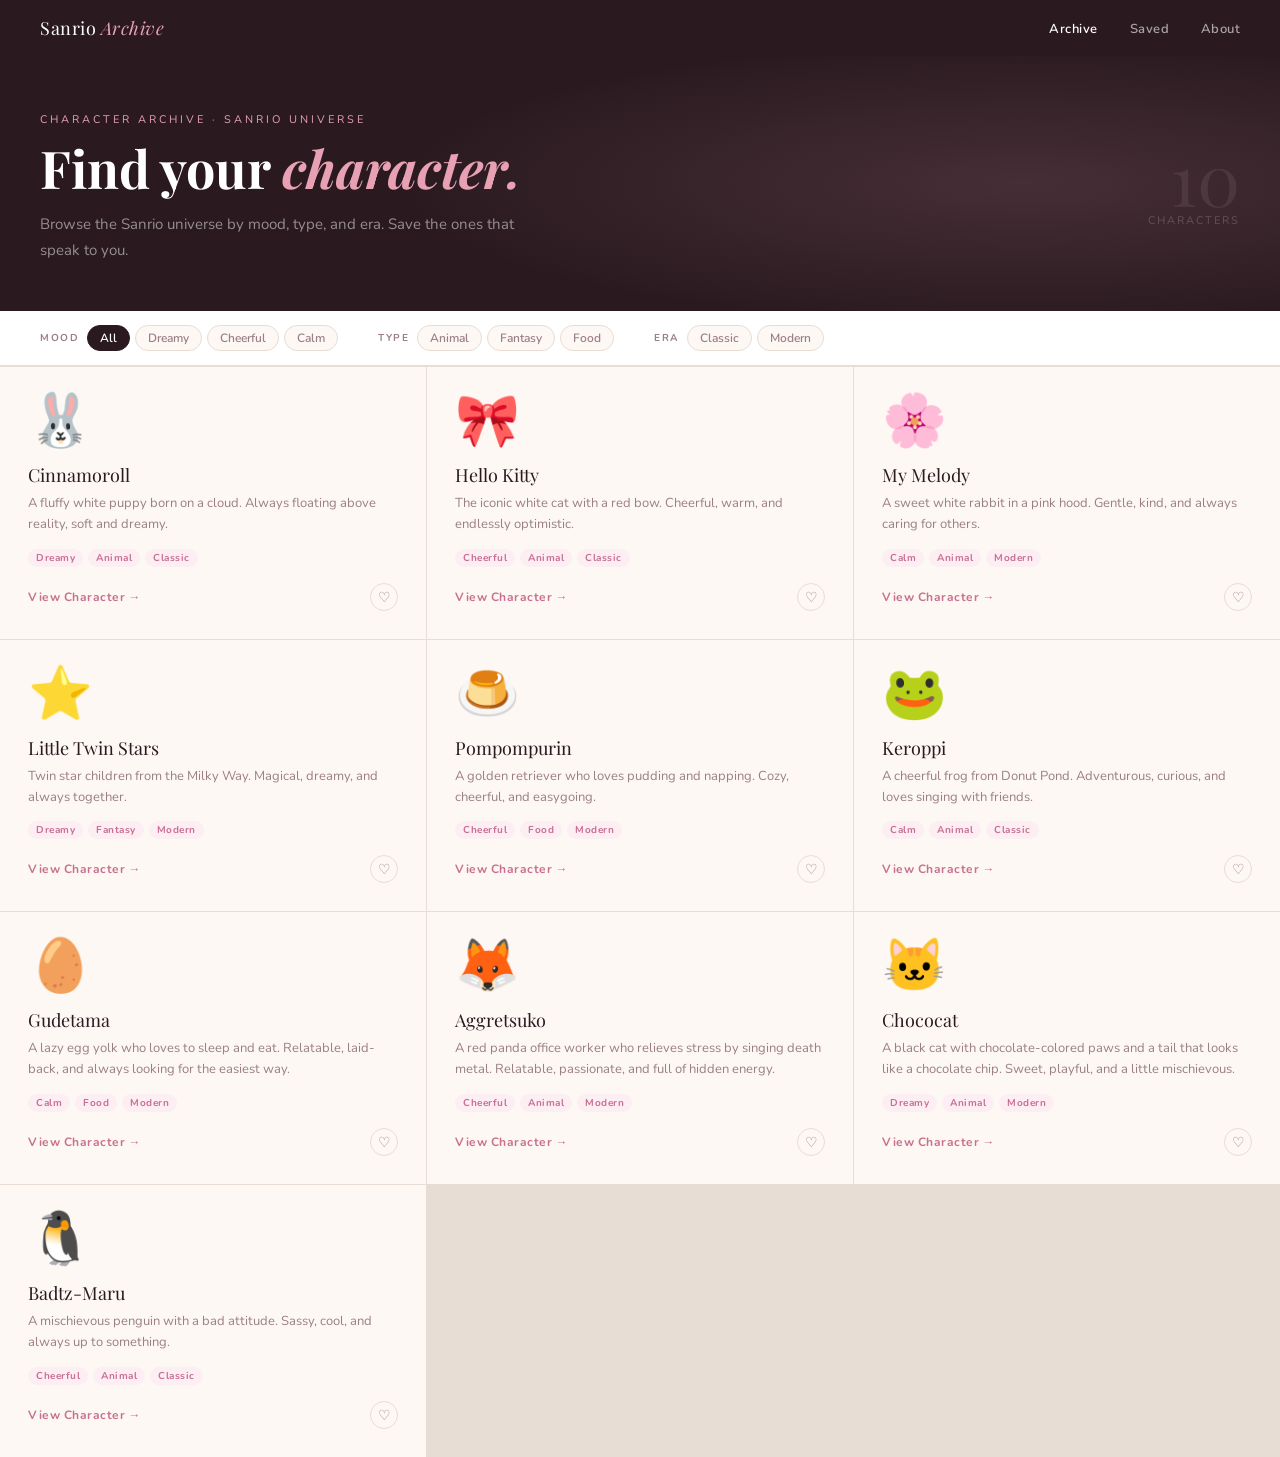
<file: web3(1).html>
<!DOCTYPE html>
<html lang="en">
<head>
<meta charset="UTF-8">
<meta name="viewport" content="width=device-width, initial-scale=1.0">
<title>Sanrio Character Archive</title>
<link href="https://fonts.googleapis.com/css2?family=Playfair+Display:ital,wght@0,400;0,700;1,400&family=Nunito:wght@300;400;600;700&display=swap" rel="stylesheet">
<style>
:root {
  --pink: #e8a0b4;
  --pink-deep: #c97090;
  --pink-light: #fdeef3;
  --cream: #fdf8f4;
  --sand: #e8ddd5;
  --ink: #2a1a20;
  --muted: #9b7e86;
  --white: #ffffff;
  --tag-bg: #fdeef3;
}

* { margin: 0; padding: 0; box-sizing: border-box; }

body {
  font-family: 'Nunito', sans-serif;
  background: var(--cream);
  color: var(--ink);
  min-height: 100vh;
}

/* ── HEADER ── */
header {
  background: var(--ink);
  padding: 0 40px;
  display: flex;
  align-items: center;
  justify-content: space-between;
  height: 56px;
  position: sticky;
  top: 0;
  z-index: 100;
}

.logo {
  font-family: 'Playfair Display', serif;
  font-size: 18px;
  color: var(--white);
  letter-spacing: 0.5px;
}

.logo em {
  font-style: italic;
  color: var(--pink);
}

nav a {
  color: rgba(255,255,255,0.6);
  text-decoration: none;
  font-size: 13px;
  font-weight: 600;
  margin-left: 28px;
  letter-spacing: 0.5px;
  transition: color 0.2s;
}

nav a:hover, nav a.active { color: var(--white); }

.nav-saved {
  background: var(--pink);
  color: var(--ink) !important;
  padding: 6px 14px;
  border-radius: 20px;
  font-weight: 700 !important;
}

/* ── HERO ── */
.hero {
  background: var(--ink);
  padding: 56px 40px 48px;
  position: relative;
  overflow: hidden;
}

.hero::before {
  content: '';
  position: absolute;
  inset: 0;
  background: radial-gradient(ellipse 70% 80% at 80% 50%, rgba(232,160,180,0.15) 0%, transparent 70%);
}

.hero-label {
  font-size: 11px;
  letter-spacing: 3px;
  text-transform: uppercase;
  color: var(--pink);
  margin-bottom: 12px;
  position: relative;
}

.hero-title {
  font-family: 'Playfair Display', serif;
  font-size: clamp(32px, 5vw, 52px);
  color: var(--white);
  line-height: 1.1;
  position: relative;
  margin-bottom: 16px;
}

.hero-title em { font-style: italic; color: var(--pink); }

.hero-desc {
  font-size: 15px;
  color: rgba(255,255,255,0.5);
  max-width: 480px;
  line-height: 1.7;
  position: relative;
}

.hero-count {
  position: absolute;
  right: 40px;
  top: 50%;
  transform: translateY(-50%);
  text-align: right;
}

.hero-count-num {
  font-family: 'Playfair Display', serif;
  font-size: 72px;
  color: rgba(255,255,255,0.08);
  line-height: 1;
}

.hero-count-label {
  font-size: 11px;
  color: rgba(255,255,255,0.2);
  letter-spacing: 2px;
  text-transform: uppercase;
}

/* ── FILTER ── */
.filter-wrap {
  background: var(--white);
  border-bottom: 1px solid var(--sand);
  padding: 14px 40px;
  display: flex;
  gap: 40px;
  align-items: center;
  position: sticky;
  top: 56px;
  z-index: 90;
}

.filter-group {
  display: flex;
  align-items: center;
  gap: 8px;
}

.filter-group-label {
  font-size: 10px;
  font-weight: 700;
  letter-spacing: 1.5px;
  text-transform: uppercase;
  color: var(--muted);
  white-space: nowrap;
}

.filter-pills { display: flex; gap: 5px; }

.pill {
  padding: 4px 12px;
  border-radius: 20px;
  border: 1px solid var(--sand);
  background: var(--cream);
  font-size: 12px;
  font-weight: 600;
  color: var(--muted);
  cursor: pointer;
  transition: all 0.15s;
  font-family: 'Nunito', sans-serif;
}

.pill:hover { border-color: var(--pink); color: var(--pink-deep); }
.pill.active { background: var(--ink); color: var(--white); border-color: var(--ink); }

/* ── GRID ── */
.archive {
  display: grid;
  grid-template-columns: repeat(3, 1fr);
  gap: 1px;
  background: var(--sand);
  border-top: 1px solid var(--sand);
}

.card {
  background: var(--cream);
  padding: 28px;
  cursor: pointer;
  transition: all 0.2s;
  position: relative;
}

.card:hover { background: var(--white); transform: translateY(-2px); box-shadow: 0 4px 12px rgba(42,26,32,0.1); }

.card-emoji {
  font-size: 52px;
  margin-bottom: 16px;
  display: block;
  line-height: 1;
}

.card-name {
  font-family: 'Playfair Display', serif;
  font-size: 18px;
  color: var(--ink);
  margin-bottom: 6px;
}

.card-desc {
  font-size: 13px;
  color: var(--muted);
  line-height: 1.6;
  margin-bottom: 14px;
}

.card-tags { display: flex; gap: 5px; flex-wrap: wrap; margin-bottom: 16px; }

.card-tag {
  font-size: 10px;
  font-weight: 700;
  padding: 2px 8px;
  border-radius: 20px;
  background: var(--pink-light);
  color: var(--pink-deep);
  letter-spacing: 0.5px;
}

.card-footer {
  display: flex;
  align-items: center;
  justify-content: space-between;
}

.card-link {
  font-size: 12px;
  font-weight: 700;
  color: var(--pink-deep);
  text-decoration: none;
  letter-spacing: 0.5px;
}

.save-btn {
  width: 28px;
  height: 28px;
  border-radius: 50%;
  border: 1.5px solid var(--sand);
  background: transparent;
  display: flex;
  align-items: center;
  justify-content: center;
  cursor: pointer;
  font-size: 14px;
  transition: all 0.15s;
  padding: 0;
  color: var(--muted);
}

.save-btn:hover, .save-btn.saved {
  background: var(--pink-light);
  border-color: var(--pink);
  color: var(--pink-deep);
}

/* ── DETAIL PANEL ── */
.detail-overlay {
  display: none;
  position: fixed;
  inset: 0;
  background: rgba(42,26,32,0.5);
  z-index: 200;
  backdrop-filter: blur(4px);
}

.detail-overlay.visible { display: flex; align-items: center; justify-content: center; padding: 40px; }

.detail-panel {
  background: var(--white);
  border-radius: 16px;
  max-width: 680px;
  width: 100%;
  overflow: hidden;
  box-shadow: 0 24px 60px rgba(42,26,32,0.25);
  animation: slideUp 0.25s ease;
}

@keyframes slideUp {
  from { opacity: 0; transform: translateY(20px); }
  to { opacity: 1; transform: translateY(0); }
}

.detail-top {
  background: var(--ink);
  padding: 32px;
  display: flex;
  gap: 24px;
  align-items: flex-start;
}

.detail-emoji-large {
  font-size: 72px;
  line-height: 1;
  flex-shrink: 0;
}

.detail-top-info { flex: 1; }

.detail-top-label {
  font-size: 10px;
  letter-spacing: 2px;
  text-transform: uppercase;
  color: var(--pink);
  margin-bottom: 6px;
}

.detail-name {
  font-family: 'Playfair Display', serif;
  font-size: 28px;
  color: var(--white);
  margin-bottom: 10px;
}

.detail-mood-tags { display: flex; gap: 6px; flex-wrap: wrap; }

.detail-mood-tag {
  font-size: 11px;
  font-weight: 700;
  padding: 3px 10px;
  border-radius: 20px;
  background: rgba(232,160,180,0.15);
  color: var(--pink);
  border: 1px solid rgba(232,160,180,0.3);
}

.detail-close {
  width: 32px;
  height: 32px;
  border-radius: 50%;
  background: rgba(255,255,255,0.1);
  border: none;
  color: rgba(255,255,255,0.6);
  font-size: 16px;
  cursor: pointer;
  display: flex;
  align-items: center;
  justify-content: center;
  transition: background 0.15s;
  padding: 0;
  font-family: sans-serif;
}

.detail-close:hover { background: rgba(255,255,255,0.2); color: white; }

.detail-body { padding: 28px 32px; }

.detail-body p {
  font-size: 14px;
  line-height: 1.8;
  color: #444;
  margin-bottom: 12px;
}

.detail-vibe {
  background: var(--pink-light);
  border-radius: 10px;
  padding: 16px 20px;
  margin: 16px 0;
}

.detail-vibe-label {
  font-size: 10px;
  font-weight: 700;
  letter-spacing: 1.5px;
  text-transform: uppercase;
  color: var(--pink-deep);
  margin-bottom: 8px;
}

.detail-vibe-tags { display: flex; gap: 6px; flex-wrap: wrap; }

.detail-vibe-tag {
  font-size: 12px;
  font-weight: 600;
  padding: 4px 12px;
  border-radius: 20px;
  background: var(--white);
  color: var(--pink-deep);
  border: 1px solid var(--pink);
}

.detail-footer {
  display: flex;
  justify-content: space-between;
  align-items: center;
  padding: 16px 32px;
  border-top: 1px solid var(--sand);
}

.detail-meta { display: flex; gap: 32px; }

.meta-item { display: flex; flex-direction: column; gap: 2px; }

.meta-label {
  font-size: 9px;
  letter-spacing: 1.5px;
  text-transform: uppercase;
  color: var(--muted);
}

.meta-value {
  font-size: 13px;
  font-weight: 700;
  color: var(--ink);
}

.detail-save-btn {
  display: flex;
  align-items: center;
  gap: 8px;
  padding: 8px 18px;
  border-radius: 20px;
  background: var(--ink);
  color: var(--white);
  border: none;
  font-size: 13px;
  font-weight: 700;
  cursor: pointer;
  font-family: 'Nunito', sans-serif;
  transition: background 0.15s;
}

.detail-save-btn:hover { background: var(--pink-deep); }
.detail-save-btn.saved { background: var(--pink); color: var(--ink); }

/* ── SAVED PAGE ── */
.saved-page {
  display: none;
  padding: 40px;
  max-width: 900px;
}

.saved-page.visible { display: block; }

.saved-title {
  font-family: 'Playfair Display', serif;
  font-size: 28px;
  color: var(--ink);
  margin-bottom: 8px;
}

.saved-subtitle {
  font-size: 14px;
  color: var(--muted);
  margin-bottom: 32px;
}

.saved-grid {
  display: grid;
  grid-template-columns: repeat(3, 1fr);
  gap: 16px;
}

.saved-card {
  background: var(--white);
  border-radius: 12px;
  padding: 20px;
  display: flex;
  align-items: center;
  gap: 14px;
  border: 1px solid var(--sand);
}

.saved-card-emoji { font-size: 36px; }

.saved-card-name {
  font-weight: 700;
  font-size: 14px;
  color: var(--ink);
}

.saved-card-mood {
  font-size: 12px;
  color: var(--muted);
}

.remove-btn {
  margin-left: auto;
  background: none;
  border: none;
  color: var(--muted);
  cursor: pointer;
  font-size: 16px;
  padding: 4px;
  transition: color 0.15s;
}

.remove-btn:hover { color: var(--pink-deep); }

.empty-saved {
  text-align: center;
  padding: 60px 0;
  color: var(--muted);
}

.empty-saved-emoji { font-size: 48px; margin-bottom: 12px; }

/* ── ABOUT PAGE ── */
.about-page {
  display: none;
  max-width: 640px;
  padding: 56px 40px;
}

.about-page.visible { display: block; }

.about-title {
  font-family: 'Playfair Display', serif;
  font-size: 32px;
  color: var(--ink);
  margin-bottom: 24px;
}

.about-title em { font-style: italic; color: var(--pink-deep); }

.about-body p {
  font-size: 15px;
  line-height: 1.85;
  color: #444;
  margin-bottom: 18px;
}

.about-note {
  border-left: 3px solid var(--pink);
  padding: 14px 20px;
  margin-top: 28px;
  background: var(--pink-light);
  border-radius: 0 8px 8px 0;
  font-size: 14px;
  line-height: 1.7;
  color: var(--pink-deep);
  font-style: italic;
}

/* ── HIDDEN ── */
.main-content.hidden { display: none; }
.saved-page, .about-page { opacity: 0; transition: opacity 0.3s ease; }
.saved-page.visible, .about-page.visible { opacity: 1; }

/* ── TABLET ── */
@media (max-width: 1024px) {
  .archive { grid-template-columns: repeat(2, 1fr); }
  .saved-grid { grid-template-columns: repeat(2, 1fr); }
  .hero-count { font-size: 60px; }
}

/* ── MOBILE ── */
@media (max-width: 640px) {
  header { padding: 0 16px; }
  .logo { font-size: 15px; }
  nav a { margin-left: 14px; font-size: 12px; }
  .hero { padding: 32px 16px; }
  .hero-count { display: none; }
  .filter-wrap { padding: 10px 16px; gap: 12px; flex-wrap: wrap; overflow-x: auto; }
  .archive { grid-template-columns: 1fr; }
  .card { padding: 20px 16px; }
  .detail-overlay { padding: 16px; align-items: flex-end; }
  .detail-panel { border-radius: 16px 16px 0 0; max-height: 90vh; overflow-y: auto; }
  .saved-grid { grid-template-columns: 1fr; }
  .saved-page, .about-page { padding: 24px 16px; }
  .nav-saved { padding: 4px 10px; font-size: 11px; }
}

/* ── SMALL MOBILE ── */
@media (max-width: 360px) {
  nav a { margin-left: 10px; }
  .hero-title { font-size: 28px; }
  .card-emoji { font-size: 40px; }
  .detail-emoji-large { font-size: 56px; }
}
</style>
</head>
<body>

<header>
  <div class="logo">Sanrio <em>Archive</em></div>
  <nav>
    <a href="#" class="active" id="nav-home" onclick="showPage('home',event)">Archive</a>
    <a href="#" id="nav-saved" onclick="showPage('saved',event)">Saved <span id="saved-count"></span></a>
    <a href="#" id="nav-about" onclick="showPage('about',event)">About</a>
  </nav>
</header>

<!-- MAIN: ARCHIVE -->
<div class="main-content" id="main-content">

  <div class="hero">
    <div class="hero-label">Character Archive · Sanrio Universe</div>
    <h1 class="hero-title">Find your <em>character.</em></h1>
    <p class="hero-desc">Browse the Sanrio universe by mood, type, and era. Save the ones that speak to you.</p>
    <div class="hero-count">
      <div class="hero-count-num">10</div>
      <div class="hero-count-label">Characters</div>
    </div>
  </div>

  <div class="filter-wrap">
    <div class="filter-group">
      <span class="filter-group-label">Mood</span>
      <div class="filter-pills">
        <button class="pill active" onclick="filterCards(this,'all')">All</button>
        <button class="pill" onclick="filterCards(this,'dreamy')">Dreamy</button>
        <button class="pill" onclick="filterCards(this,'cheerful')">Cheerful</button>
        <button class="pill" onclick="filterCards(this,'calm')">Calm</button>
      </div>
    </div>
    <div class="filter-group">
      <span class="filter-group-label">Type</span>
      <div class="filter-pills">
        <button class="pill" onclick="filterCards(this,'animal')">Animal</button>
        <button class="pill" onclick="filterCards(this,'fantasy')">Fantasy</button>
        <button class="pill" onclick="filterCards(this,'food')">Food</button>
      </div>
    </div>
    <div class="filter-group">
      <span class="filter-group-label">Era</span>
      <div class="filter-pills">
        <button class="pill" onclick="filterCards(this,'classic')">Classic</button>
        <button class="pill" onclick="filterCards(this,'modern')">Modern</button>
      </div>
    </div>
  </div>

  <section class="archive" id="card-grid">

    <div class="card" data-tags="dreamy animal classic" data-key="cinnamoroll">
      <span class="card-emoji">🐰</span>
      <div class="card-name">Cinnamoroll</div>
      <div class="card-desc">A fluffy white puppy born on a cloud. Always floating above reality, soft and dreamy.</div>
      <div class="card-tags">
        <span class="card-tag">Dreamy</span>
        <span class="card-tag">Animal</span>
        <span class="card-tag">Classic</span>
      </div>
      <div class="card-footer">
        <a class="card-link" onclick="openDetail('cinnamoroll')">View Character →</a>
        <button class="save-btn" id="save-cinnamoroll" onclick="toggleSave('cinnamoroll', event)" title="Save">♡</button>
      </div>
    </div>

    <div class="card" data-tags="cheerful animal classic" data-key="hellokitty">
      <span class="card-emoji">🎀</span>
      <div class="card-name">Hello Kitty</div>
      <div class="card-desc">The iconic white cat with a red bow. Cheerful, warm, and endlessly optimistic.</div>
      <div class="card-tags">
        <span class="card-tag">Cheerful</span>
        <span class="card-tag">Animal</span>
        <span class="card-tag">Classic</span>
      </div>
      <div class="card-footer">
        <a class="card-link" onclick="openDetail('hellokitty')">View Character →</a>
        <button class="save-btn" id="save-hellokitty" onclick="toggleSave('hellokitty', event)" title="Save">♡</button>
      </div>
    </div>

    <div class="card" data-tags="calm animal modern" data-key="mymelody">
      <span class="card-emoji">🌸</span>
      <div class="card-name">My Melody</div>
      <div class="card-desc">A sweet white rabbit in a pink hood. Gentle, kind, and always caring for others.</div>
      <div class="card-tags">
        <span class="card-tag">Calm</span>
        <span class="card-tag">Animal</span>
        <span class="card-tag">Modern</span>
      </div>
      <div class="card-footer">
        <a class="card-link" onclick="openDetail('mymelody')">View Character →</a>
        <button class="save-btn" id="save-mymelody" onclick="toggleSave('mymelody', event)" title="Save">♡</button>
      </div>
    </div>

    <div class="card" data-tags="dreamy fantasy modern" data-key="ttwinstars">
      <span class="card-emoji">⭐</span>
      <div class="card-name">Little Twin Stars</div>
      <div class="card-desc">Twin star children from the Milky Way. Magical, dreamy, and always together.</div>
      <div class="card-tags">
        <span class="card-tag">Dreamy</span>
        <span class="card-tag">Fantasy</span>
        <span class="card-tag">Modern</span>
      </div>
      <div class="card-footer">
        <a class="card-link" onclick="openDetail('ttwinstars')">View Character →</a>
        <button class="save-btn" id="save-ttwinstars" onclick="toggleSave('ttwinstars', event)" title="Save">♡</button>
      </div>
    </div>

    <div class="card" data-tags="cheerful food modern" data-key="pompompurin">
      <span class="card-emoji">🍮</span>
      <div class="card-name">Pompompurin</div>
      <div class="card-desc">A golden retriever who loves pudding and napping. Cozy, cheerful, and easygoing.</div>
      <div class="card-tags">
        <span class="card-tag">Cheerful</span>
        <span class="card-tag">Food</span>
        <span class="card-tag">Modern</span>
      </div>
      <div class="card-footer">
        <a class="card-link" onclick="openDetail('pompompurin')">View Character →</a>
        <button class="save-btn" id="save-pompompurin" onclick="toggleSave('pompompurin', event)" title="Save">♡</button>
      </div>
    </div>

    <div class="card" data-tags="calm animal classic" data-key="keroppi">
      <span class="card-emoji">🐸</span>
      <div class="card-name">Keroppi</div>
      <div class="card-desc">A cheerful frog from Donut Pond. Adventurous, curious, and loves singing with friends.</div>
      <div class="card-tags">
        <span class="card-tag">Calm</span>
        <span class="card-tag">Animal</span>
        <span class="card-tag">Classic</span>
      </div>
      <div class="card-footer">
        <a class="card-link" onclick="openDetail('keroppi')">View Character →</a>
        <button class="save-btn" id="save-keroppi" onclick="toggleSave('keroppi', event)" title="Save">♡</button>
      </div>
    </div>

    <div class="card" data-tags="calm food modern" data-key="gudetama">
      <span class="card-emoji">🥚</span>
      <div class="card-name">Gudetama</div>
      <div class="card-desc">A lazy egg yolk who loves to sleep and eat. Relatable, laid-back, and always looking for the easiest way.</div>
      <div class="card-tags">
        <span class="card-tag">Calm</span>
        <span class="card-tag">Food</span>
        <span class="card-tag">Modern</span>
      </div>
      <div class="card-footer">
        <a class="card-link" onclick="openDetail('gudetama')">View Character →</a>
        <button class="save-btn" id="save-gudetama" onclick="toggleSave('gudetama', event)" title="Save">♡</button>
      </div>
    </div>

    <div class="card" data-tags="cheerful animal modern" data-key="aggretsuko">
      <span class="card-emoji">🦊</span>
      <div class="card-name">Aggretsuko</div>
      <div class="card-desc">A red panda office worker who relieves stress by singing death metal. Relatable, passionate, and full of hidden energy.</div>
      <div class="card-tags">
        <span class="card-tag">Cheerful</span>
        <span class="card-tag">Animal</span>
        <span class="card-tag">Modern</span>
      </div>
      <div class="card-footer">
        <a class="card-link" onclick="openDetail('aggretsuko')">View Character →</a>
        <button class="save-btn" id="save-aggretsuko" onclick="toggleSave('aggretsuko', event)" title="Save">♡</button>
      </div>
    </div>

    <div class="card" data-tags="dreamy animal modern" data-key="chococat">
      <span class="card-emoji">🐱</span>
      <div class="card-name">Chococat</div>
      <div class="card-desc">A black cat with chocolate-colored paws and a tail that looks like a chocolate chip. Sweet, playful, and a little mischievous.</div>
      <div class="card-tags">
        <span class="card-tag">Dreamy</span>
        <span class="card-tag">Animal</span>
        <span class="card-tag">Modern</span>
      </div>
      <div class="card-footer">
        <a class="card-link" onclick="openDetail('chococat')">View Character →</a>
        <button class="save-btn" id="save-chococat" onclick="toggleSave('chococat', event)" title="Save">♡</button>
      </div>
    </div>

    <div class="card" data-tags="cheerful animal classic" data-key="badtzmaru">
      <span class="card-emoji">🐧</span>
      <div class="card-name">Badtz-Maru</div>
      <div class="card-desc">A mischievous penguin with a bad attitude. Sassy, cool, and always up to something.</div>
      <div class="card-tags">
        <span class="card-tag">Cheerful</span>
        <span class="card-tag">Animal</span>
        <span class="card-tag">Classic</span>
      </div>
      <div class="card-footer">
        <a class="card-link" onclick="openDetail('badtzmaru')">View Character →</a>
        <button class="save-btn" id="save-badtzmaru" onclick="toggleSave('badtzmaru', event)" title="Save">♡</button>
      </div>
    </div>

  </section>
</div>

<!-- SAVED PAGE -->
<div class="saved-page" id="saved-page">
  <div class="saved-title">Saved Characters</div>
  <div class="saved-subtitle">Characters you've collected. These become the basis of your gift.</div>
  <div class="saved-grid" id="saved-grid">
    <div class="empty-saved">
      <div class="empty-saved-emoji">♡</div>
      <div>No characters saved yet.<br>Browse the archive and save your favourites.</div>
    </div>
  </div>
</div>

<!-- ABOUT PAGE -->
<div class="about-page" id="about-page">
  <div class="about-title">About the <em>Archive</em></div>
  <div class="about-body">
    <p>The Sanrio Character Archive is a resource dedicated to documenting the rich emotional universe of Sanrio's characters. Each character carries its own mood, personality, and way of being in the world.</p>
    <p>This project began as a way to explore how character design communicates feeling — how a round shape, a soft color, or a specific accessory can evoke comfort, joy, or nostalgia.</p>
    <p>During testing, something became clear: users didn't just want to browse characters. They wanted to interact with them — to collect the ones that resonated, to build something personal. The "Save" feature was the first sign of this shift.</p>
    <div class="about-note">
      This archive is the draft phase of the project. The final version — Memory Gift Atelier — evolved directly from what was learned here: that characters aren't just reference entries. They're emotional building blocks for a gift.
    </div>
  </div>
</div>

<!-- DETAIL OVERLAY -->
<div class="detail-overlay" id="detail-overlay" onclick="closeDetail(event)">
  <div class="detail-panel" id="detail-panel">
    <div class="detail-top">
      <div class="detail-emoji-large" id="d-emoji"></div>
      <div class="detail-top-info">
        <div class="detail-top-label">Sanrio Character</div>
        <div class="detail-name" id="d-name"></div>
        <div class="detail-mood-tags" id="d-mood-tags"></div>
      </div>
      <button class="detail-close" onclick="closeDetail()">✕</button>
    </div>
    <div class="detail-body">
      <p id="d-desc1"></p>
      <p id="d-desc2"></p>
      <div class="detail-vibe">
        <div class="detail-vibe-label">Good for</div>
        <div class="detail-vibe-tags" id="d-vibe-tags"></div>
      </div>
    </div>
    <div class="detail-footer">
      <div class="detail-meta">
        <div class="meta-item">
          <span class="meta-label">Mood</span>
          <span class="meta-value" id="d-mood"></span>
        </div>
        <div class="meta-item">
          <span class="meta-label">Debut</span>
          <span class="meta-value" id="d-debut"></span>
        </div>
        <div class="meta-item">
          <span class="meta-label">Type</span>
          <span class="meta-value" id="d-type"></span>
        </div>
      </div>
      <button class="detail-save-btn" id="d-save-btn" onclick="toggleSaveFromDetail()">♡ Save</button>
    </div>
  </div>
</div>

<script>
const characters = {
  cinnamoroll: {
    emoji: '🐰', name: 'Cinnamoroll',
    desc1: 'Cinnamoroll is a white puppy with a plump round body, blue eyes, pink cheeks, and a curly tail that resembles a cinnamon roll. He was born on a cloud and floated down to earth.',
    desc2: 'Cinnamoroll loves to daydream and float through the sky. His gentle, quiet nature makes him a source of comfort.',
    tags: ['Dreamy', 'Animal', 'Classic'],
    vibes: ['quiet moments', 'daydreaming', 'soft comfort', 'rainy days'],
    mood: 'Dreamy', debut: '2001', type: 'Animal'
  },
  hellokitty: {
    emoji: '🎀', name: 'Hello Kitty',
    desc1: 'Hello Kitty, also known as Kitty White, is a cheerful white cat who lives in London with her family. She loves baking cookies and spending time with friends.',
    desc2: 'Debuting in 1974, Hello Kitty is one of the most recognizable characters in the world and a symbol of kawaii culture.',
    tags: ['Cheerful', 'Animal', 'Classic'],
    vibes: ['friendship', 'celebration', 'everyday joy', 'sharing'],
    mood: 'Cheerful', debut: '1974', type: 'Animal'
  },
  mymelody: {
    emoji: '🌸', name: 'My Melody',
    desc1: 'My Melody is a sweet white rabbit who lives in Mariland forest. She is always seen wearing her signature pink hood, made by her grandmother.',
    desc2: 'Kind, gentle, and a little clumsy, My Melody loves baking and quiet time. She represents warmth and the comfort of home.',
    tags: ['Calm', 'Animal', 'Modern'],
    vibes: ['gentle care', 'home warmth', 'baking', 'cozy afternoons'],
    mood: 'Calm', debut: '1975', type: 'Animal'
  },
  ttwinstars: {
    emoji: '⭐', name: 'Little Twin Stars',
    desc1: 'Kiki and Lala are twin star children who came from the Milky Way. Kiki has blue hair and Lala has pink hair — they travel together on a cloud.',
    desc2: 'The Little Twin Stars represent dreams, magic, and the bond between kindred spirits. Their pastel celestial aesthetic is iconic.',
    tags: ['Dreamy', 'Fantasy', 'Modern'],
    vibes: ['dreaming big', 'stargazing', 'kindred spirits', 'magic'],
    mood: 'Dreamy', debut: '1975', type: 'Fantasy'
  },
  pompompurin: {
    emoji: '🍮', name: 'Pompompurin',
    desc1: 'Pompompurin is a golden retriever who loves pudding so much he wears a beret that looks like one. He lives with his owner and spends most of his time napping.',
    desc2: 'Laid-back and cheerful, Pompompurin finds joy in simple pleasures: pudding, sleeping, and hanging out with friends.',
    tags: ['Cheerful', 'Food', 'Modern'],
    vibes: ['slow mornings', 'treating yourself', 'nap time', 'simple joys'],
    mood: 'Cheerful', debut: '1996', type: 'Food'
  },
  keroppi: {
    emoji: '🐸', name: 'Keroppi',
    desc1: 'Keroppi is a cheerful frog with big eyes and a wide smile who lives in Donut Pond. He loves adventure, singing, and spending time with his large family.',
    desc2: 'One of Sanrio\'s earliest characters, Keroppi represents curiosity and the joy of exploration.',
    tags: ['Calm', 'Animal', 'Classic'],
    vibes: ['adventure', 'curiosity', 'outdoor fun', 'singing'],
    mood: 'Calm', debut: '1987', type: 'Animal'
  },
  gudetama: {
    emoji: '🥚', name: 'Gudetama',
    desc1: 'Gudetama is a lazy egg yolk with a butt crack and little arms and legs. He was born from a broken eggshell and has a perpetually tired expression.',
    desc2: 'Gudetama loves to sleep, eat, and avoid work. His relatable laziness has made him a favorite among people who appreciate taking it easy.',
    tags: ['Calm', 'Food', 'Modern'],
    vibes: ['lazy days', 'self-care', 'comfort food', 'relaxation'],
    mood: 'Calm', debut: '2013', type: 'Food'
  },
  aggretsuko: {
    emoji: '🦊', name: 'Aggretsuko',
    desc1: 'Aggretsuko is a 25-year-old red panda who works as an accountant in Tokyo. She appears cute and mild-mannered at work, but has a secret passion for death metal.',
    desc2: 'Aggretsuko uses death metal karaoke to relieve the stress of her office job and everyday frustrations. Her character resonates with anyone who has ever felt overwhelmed by modern life.',
    tags: ['Cheerful', 'Animal', 'Modern'],
    vibes: ['stress relief', 'self-expression', 'work-life balance', 'hidden talents'],
    mood: 'Cheerful', debut: '2016', type: 'Animal'
  },
  chococat: {
    emoji: '🐱', name: 'Chococat',
    desc1: 'Chococat is a black cat with chocolate-colored paws, ears, and tail. He has big round eyes and a constant look of wonder on his face.',
    desc2: 'Chococat loves to explore and discover new things. He has a special ability to sense when something exciting is about to happen.',
    tags: ['Dreamy', 'Animal', 'Modern'],
    vibes: ['playfulness', 'curiosity', 'chocolatey treats', 'magical moments'],
    mood: 'Dreamy', debut: '1996', type: 'Animal'
  },
  badtzmaru: {
    emoji: '🐧', name: 'Badtz-Maru',
    desc1: 'Badtz-Maru is a mischievous penguin with spiky hair and a permanent scowl. He lives in Gorgeoustown and loves causing trouble.',
    desc2: 'Despite his bad attitude, Badtz-Maru has a soft spot for his friends and family. He dreams of becoming the leader of his own gang someday.',
    tags: ['Cheerful', 'Animal', 'Classic'],
    vibes: ['mischief', 'confidence', 'coolness', 'friendship'],
    mood: 'Cheerful', debut: '1993', type: 'Animal'
  }
};

let saved = new Set();
let currentDetailKey = null;

function openDetail(key) {
  const d = characters[key];
  currentDetailKey = key;
  document.getElementById('d-emoji').textContent = d.emoji;
  document.getElementById('d-name').textContent = d.name;
  document.getElementById('d-desc1').textContent = d.desc1;
  document.getElementById('d-desc2').textContent = d.desc2;
  document.getElementById('d-mood').textContent = d.mood;
  document.getElementById('d-debut').textContent = d.debut;
  document.getElementById('d-type').textContent = d.type;
  document.getElementById('d-mood-tags').innerHTML = d.tags.map(t => `<span class="detail-mood-tag">${t}</span>`).join('');
  document.getElementById('d-vibe-tags').innerHTML = d.vibes.map(v => `<span class="detail-vibe-tag">${v}</span>`).join('');
  const saveBtn = document.getElementById('d-save-btn');
  saveBtn.textContent = saved.has(key) ? '♥ Saved' : '♡ Save';
  saveBtn.classList.toggle('saved', saved.has(key));
  document.getElementById('detail-overlay').classList.add('visible');
}

function closeDetail(e) {
  if (!e || e.target === document.getElementById('detail-overlay')) {
    document.getElementById('detail-overlay').classList.remove('visible');
  }
}

function toggleSave(key, e) {
  e.stopPropagation();
  if (saved.has(key)) {
    saved.delete(key);
  } else {
    saved.add(key);
  }
  updateSaveUI(key);
  updateSavedCount();
}

function toggleSaveFromDetail() {
  const key = currentDetailKey;
  if (saved.has(key)) { saved.delete(key); } else { saved.add(key); }
  updateSaveUI(key);
  updateSavedCount();
  const saveBtn = document.getElementById('d-save-btn');
  saveBtn.textContent = saved.has(key) ? '♥ Saved' : '♡ Save';
  saveBtn.classList.toggle('saved', saved.has(key));
}

function updateSaveUI(key) {
  const btn = document.getElementById('save-' + key);
  if (btn) {
    btn.textContent = saved.has(key) ? '♥' : '♡';
    btn.classList.toggle('saved', saved.has(key));
  }
}

function updateSavedCount() {
  const el = document.getElementById('saved-count');
  el.textContent = saved.size > 0 ? `(${saved.size})` : '';
  renderSavedPage();
}

function renderSavedPage() {
  const grid = document.getElementById('saved-grid');
  if (saved.size === 0) {
    grid.innerHTML = '<div class="empty-saved"><div class="empty-saved-emoji">♡</div><div>No characters saved yet.<br>Browse the archive and save your favourites.</div></div>';
    return;
  }
  grid.innerHTML = [...saved].map(key => {
    const d = characters[key];
    return `<div class="saved-card">
      <div class="saved-card-emoji">${d.emoji}</div>
      <div>
        <div class="saved-card-name">${d.name}</div>
        <div class="saved-card-mood">${d.mood}</div>
      </div>
      <button class="remove-btn" onclick="removeSaved('${key}')">✕</button>
    </div>`;
  }).join('');
}

function removeSaved(key) {
  saved.delete(key);
  updateSaveUI(key);
  updateSavedCount();
}

function filterCards(btn, tag) {
  document.querySelectorAll('.pill').forEach(p => p.classList.remove('active'));
  btn.classList.add('active');
  document.querySelectorAll('.card').forEach(card => {
    card.style.display = (tag === 'all' || card.dataset.tags.includes(tag)) ? '' : 'none';
  });
}

function showPage(page, e) {
  e.preventDefault();
  document.querySelectorAll('nav a').forEach(a => a.classList.remove('active'));
  document.getElementById('main-content').classList.add('hidden');
  document.getElementById('saved-page').classList.remove('visible');
  document.getElementById('about-page').classList.remove('visible');
  if (page === 'home') {
    document.getElementById('nav-home').classList.add('active');
    document.getElementById('main-content').classList.remove('hidden');
  } else if (page === 'saved') {
    document.getElementById('nav-saved').classList.add('active');
    document.getElementById('saved-page').classList.add('visible');
  } else if (page === 'about') {
    document.getElementById('nav-about').classList.add('active');
    document.getElementById('about-page').classList.add('visible');
  }
}
</script>
</body>
</html>
</file>
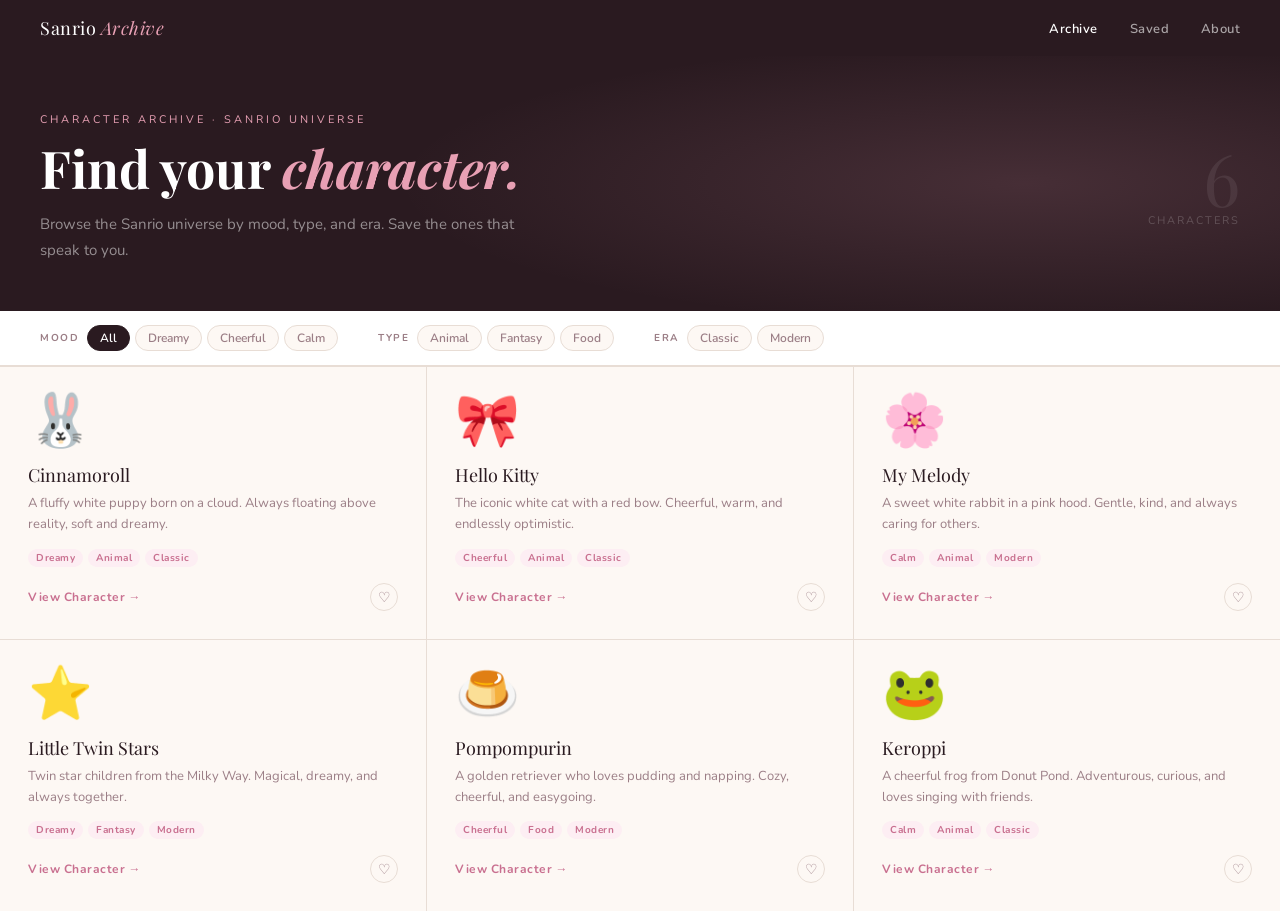
<file: web3.html>
<!DOCTYPE html>
<html lang="en">
<head>
<meta charset="UTF-8">
<meta name="viewport" content="width=device-width, initial-scale=1.0">
<title>Sanrio Character Archive</title>
<link href="https://fonts.googleapis.com/css2?family=Playfair+Display:ital,wght@0,400;0,700;1,400&family=Nunito:wght@300;400;600;700&display=swap" rel="stylesheet">
<style>
:root {
  --pink: #e8a0b4;
  --pink-deep: #c97090;
  --pink-light: #fdeef3;
  --cream: #fdf8f4;
  --sand: #e8ddd5;
  --ink: #2a1a20;
  --muted: #9b7e86;
  --white: #ffffff;
  --tag-bg: #fdeef3;
}

* { margin: 0; padding: 0; box-sizing: border-box; }

body {
  font-family: 'Nunito', sans-serif;
  background: var(--cream);
  color: var(--ink);
  min-height: 100vh;
}

/* ── HEADER ── */
header {
  background: var(--ink);
  padding: 0 40px;
  display: flex;
  align-items: center;
  justify-content: space-between;
  height: 56px;
  position: sticky;
  top: 0;
  z-index: 100;
}

.logo {
  font-family: 'Playfair Display', serif;
  font-size: 18px;
  color: var(--white);
  letter-spacing: 0.5px;
}

.logo em {
  font-style: italic;
  color: var(--pink);
}

nav a {
  color: rgba(255,255,255,0.6);
  text-decoration: none;
  font-size: 13px;
  font-weight: 600;
  margin-left: 28px;
  letter-spacing: 0.5px;
  transition: color 0.2s;
}

nav a:hover, nav a.active { color: var(--white); }

.nav-saved {
  background: var(--pink);
  color: var(--ink) !important;
  padding: 6px 14px;
  border-radius: 20px;
  font-weight: 700 !important;
}

/* ── HERO ── */
.hero {
  background: var(--ink);
  padding: 56px 40px 48px;
  position: relative;
  overflow: hidden;
}

.hero::before {
  content: '';
  position: absolute;
  inset: 0;
  background: radial-gradient(ellipse 70% 80% at 80% 50%, rgba(232,160,180,0.15) 0%, transparent 70%);
}

.hero-label {
  font-size: 11px;
  letter-spacing: 3px;
  text-transform: uppercase;
  color: var(--pink);
  margin-bottom: 12px;
  position: relative;
}

.hero-title {
  font-family: 'Playfair Display', serif;
  font-size: clamp(32px, 5vw, 52px);
  color: var(--white);
  line-height: 1.1;
  position: relative;
  margin-bottom: 16px;
}

.hero-title em { font-style: italic; color: var(--pink); }

.hero-desc {
  font-size: 15px;
  color: rgba(255,255,255,0.5);
  max-width: 480px;
  line-height: 1.7;
  position: relative;
}

.hero-count {
  position: absolute;
  right: 40px;
  top: 50%;
  transform: translateY(-50%);
  text-align: right;
}

.hero-count-num {
  font-family: 'Playfair Display', serif;
  font-size: 72px;
  color: rgba(255,255,255,0.08);
  line-height: 1;
}

.hero-count-label {
  font-size: 11px;
  color: rgba(255,255,255,0.2);
  letter-spacing: 2px;
  text-transform: uppercase;
}

/* ── FILTER ── */
.filter-wrap {
  background: var(--white);
  border-bottom: 1px solid var(--sand);
  padding: 14px 40px;
  display: flex;
  gap: 40px;
  align-items: center;
  position: sticky;
  top: 56px;
  z-index: 90;
}

.filter-group {
  display: flex;
  align-items: center;
  gap: 8px;
}

.filter-group-label {
  font-size: 10px;
  font-weight: 700;
  letter-spacing: 1.5px;
  text-transform: uppercase;
  color: var(--muted);
  white-space: nowrap;
}

.filter-pills { display: flex; gap: 5px; }

.pill {
  padding: 4px 12px;
  border-radius: 20px;
  border: 1px solid var(--sand);
  background: var(--cream);
  font-size: 12px;
  font-weight: 600;
  color: var(--muted);
  cursor: pointer;
  transition: all 0.15s;
  font-family: 'Nunito', sans-serif;
}

.pill:hover { border-color: var(--pink); color: var(--pink-deep); }
.pill.active { background: var(--ink); color: var(--white); border-color: var(--ink); }

/* ── GRID ── */
.archive {
  display: grid;
  grid-template-columns: repeat(3, 1fr);
  gap: 1px;
  background: var(--sand);
  border-top: 1px solid var(--sand);
}

.card {
  background: var(--cream);
  padding: 28px;
  cursor: pointer;
  transition: background 0.2s;
  position: relative;
}

.card:hover { background: var(--white); }

.card-emoji {
  font-size: 52px;
  margin-bottom: 16px;
  display: block;
  line-height: 1;
}

.card-name {
  font-family: 'Playfair Display', serif;
  font-size: 18px;
  color: var(--ink);
  margin-bottom: 6px;
}

.card-desc {
  font-size: 13px;
  color: var(--muted);
  line-height: 1.6;
  margin-bottom: 14px;
}

.card-tags { display: flex; gap: 5px; flex-wrap: wrap; margin-bottom: 16px; }

.card-tag {
  font-size: 10px;
  font-weight: 700;
  padding: 2px 8px;
  border-radius: 20px;
  background: var(--pink-light);
  color: var(--pink-deep);
  letter-spacing: 0.5px;
}

.card-footer {
  display: flex;
  align-items: center;
  justify-content: space-between;
}

.card-link {
  font-size: 12px;
  font-weight: 700;
  color: var(--pink-deep);
  text-decoration: none;
  letter-spacing: 0.5px;
}

.save-btn {
  width: 28px;
  height: 28px;
  border-radius: 50%;
  border: 1.5px solid var(--sand);
  background: transparent;
  display: flex;
  align-items: center;
  justify-content: center;
  cursor: pointer;
  font-size: 14px;
  transition: all 0.15s;
  padding: 0;
  color: var(--muted);
}

.save-btn:hover, .save-btn.saved {
  background: var(--pink-light);
  border-color: var(--pink);
  color: var(--pink-deep);
}

/* ── DETAIL PANEL ── */
.detail-overlay {
  display: none;
  position: fixed;
  inset: 0;
  background: rgba(42,26,32,0.5);
  z-index: 200;
  backdrop-filter: blur(4px);
}

.detail-overlay.visible { display: flex; align-items: center; justify-content: center; padding: 40px; }

.detail-panel {
  background: var(--white);
  border-radius: 16px;
  max-width: 680px;
  width: 100%;
  overflow: hidden;
  box-shadow: 0 24px 60px rgba(42,26,32,0.25);
  animation: slideUp 0.25s ease;
}

@keyframes slideUp {
  from { opacity: 0; transform: translateY(20px); }
  to { opacity: 1; transform: translateY(0); }
}

.detail-top {
  background: var(--ink);
  padding: 32px;
  display: flex;
  gap: 24px;
  align-items: flex-start;
}

.detail-emoji-large {
  font-size: 72px;
  line-height: 1;
  flex-shrink: 0;
}

.detail-top-info { flex: 1; }

.detail-top-label {
  font-size: 10px;
  letter-spacing: 2px;
  text-transform: uppercase;
  color: var(--pink);
  margin-bottom: 6px;
}

.detail-name {
  font-family: 'Playfair Display', serif;
  font-size: 28px;
  color: var(--white);
  margin-bottom: 10px;
}

.detail-mood-tags { display: flex; gap: 6px; flex-wrap: wrap; }

.detail-mood-tag {
  font-size: 11px;
  font-weight: 700;
  padding: 3px 10px;
  border-radius: 20px;
  background: rgba(232,160,180,0.15);
  color: var(--pink);
  border: 1px solid rgba(232,160,180,0.3);
}

.detail-close {
  width: 32px;
  height: 32px;
  border-radius: 50%;
  background: rgba(255,255,255,0.1);
  border: none;
  color: rgba(255,255,255,0.6);
  font-size: 16px;
  cursor: pointer;
  display: flex;
  align-items: center;
  justify-content: center;
  transition: background 0.15s;
  padding: 0;
  font-family: sans-serif;
}

.detail-close:hover { background: rgba(255,255,255,0.2); color: white; }

.detail-body { padding: 28px 32px; }

.detail-body p {
  font-size: 14px;
  line-height: 1.8;
  color: #444;
  margin-bottom: 12px;
}

.detail-vibe {
  background: var(--pink-light);
  border-radius: 10px;
  padding: 16px 20px;
  margin: 16px 0;
}

.detail-vibe-label {
  font-size: 10px;
  font-weight: 700;
  letter-spacing: 1.5px;
  text-transform: uppercase;
  color: var(--pink-deep);
  margin-bottom: 8px;
}

.detail-vibe-tags { display: flex; gap: 6px; flex-wrap: wrap; }

.detail-vibe-tag {
  font-size: 12px;
  font-weight: 600;
  padding: 4px 12px;
  border-radius: 20px;
  background: var(--white);
  color: var(--pink-deep);
  border: 1px solid var(--pink);
}

.detail-footer {
  display: flex;
  justify-content: space-between;
  align-items: center;
  padding: 16px 32px;
  border-top: 1px solid var(--sand);
}

.detail-meta { display: flex; gap: 32px; }

.meta-item { display: flex; flex-direction: column; gap: 2px; }

.meta-label {
  font-size: 9px;
  letter-spacing: 1.5px;
  text-transform: uppercase;
  color: var(--muted);
}

.meta-value {
  font-size: 13px;
  font-weight: 700;
  color: var(--ink);
}

.detail-save-btn {
  display: flex;
  align-items: center;
  gap: 8px;
  padding: 8px 18px;
  border-radius: 20px;
  background: var(--ink);
  color: var(--white);
  border: none;
  font-size: 13px;
  font-weight: 700;
  cursor: pointer;
  font-family: 'Nunito', sans-serif;
  transition: background 0.15s;
}

.detail-save-btn:hover { background: var(--pink-deep); }
.detail-save-btn.saved { background: var(--pink); color: var(--ink); }

/* ── SAVED PAGE ── */
.saved-page {
  display: none;
  padding: 40px;
  max-width: 900px;
}

.saved-page.visible { display: block; }

.saved-title {
  font-family: 'Playfair Display', serif;
  font-size: 28px;
  color: var(--ink);
  margin-bottom: 8px;
}

.saved-subtitle {
  font-size: 14px;
  color: var(--muted);
  margin-bottom: 32px;
}

.saved-grid {
  display: grid;
  grid-template-columns: repeat(3, 1fr);
  gap: 16px;
}

.saved-card {
  background: var(--white);
  border-radius: 12px;
  padding: 20px;
  display: flex;
  align-items: center;
  gap: 14px;
  border: 1px solid var(--sand);
}

.saved-card-emoji { font-size: 36px; }

.saved-card-name {
  font-weight: 700;
  font-size: 14px;
  color: var(--ink);
}

.saved-card-mood {
  font-size: 12px;
  color: var(--muted);
}

.remove-btn {
  margin-left: auto;
  background: none;
  border: none;
  color: var(--muted);
  cursor: pointer;
  font-size: 16px;
  padding: 4px;
  transition: color 0.15s;
}

.remove-btn:hover { color: var(--pink-deep); }

.empty-saved {
  text-align: center;
  padding: 60px 0;
  color: var(--muted);
}

.empty-saved-emoji { font-size: 48px; margin-bottom: 12px; }

/* ── ABOUT PAGE ── */
.about-page {
  display: none;
  max-width: 640px;
  padding: 56px 40px;
}

.about-page.visible { display: block; }

.about-title {
  font-family: 'Playfair Display', serif;
  font-size: 32px;
  color: var(--ink);
  margin-bottom: 24px;
}

.about-title em { font-style: italic; color: var(--pink-deep); }

.about-body p {
  font-size: 15px;
  line-height: 1.85;
  color: #444;
  margin-bottom: 18px;
}

.about-note {
  border-left: 3px solid var(--pink);
  padding: 14px 20px;
  margin-top: 28px;
  background: var(--pink-light);
  border-radius: 0 8px 8px 0;
  font-size: 14px;
  line-height: 1.7;
  color: var(--pink-deep);
  font-style: italic;
}

/* ── HIDDEN ── */
.main-content.hidden { display: none; }

/* ── MOBILE ── */
@media (max-width: 640px) {
  header { padding: 0 16px; }
  .logo { font-size: 15px; }
  nav a { margin-left: 14px; font-size: 12px; }
  .hero { padding: 32px 16px; }
  .hero-count { display: none; }
  .filter-wrap { padding: 10px 16px; gap: 12px; flex-wrap: wrap; overflow-x: auto; }
  .archive { grid-template-columns: 1fr; }
  .card { padding: 20px 16px; }
  .detail-overlay { padding: 16px; align-items: flex-end; }
  .detail-panel { border-radius: 16px 16px 0 0; max-height: 90vh; overflow-y: auto; }
  .saved-grid { grid-template-columns: 1fr; }
  .saved-page, .about-page { padding: 24px 16px; }
}
</style>
</head>
<body>

<header>
  <div class="logo">Sanrio <em>Archive</em></div>
  <nav>
    <a href="#" class="active" id="nav-home" onclick="showPage('home',event)">Archive</a>
    <a href="#" id="nav-saved" onclick="showPage('saved',event)">Saved <span id="saved-count"></span></a>
    <a href="#" id="nav-about" onclick="showPage('about',event)">About</a>
  </nav>
</header>

<!-- MAIN: ARCHIVE -->
<div class="main-content" id="main-content">

  <div class="hero">
    <div class="hero-label">Character Archive · Sanrio Universe</div>
    <h1 class="hero-title">Find your <em>character.</em></h1>
    <p class="hero-desc">Browse the Sanrio universe by mood, type, and era. Save the ones that speak to you.</p>
    <div class="hero-count">
      <div class="hero-count-num">6</div>
      <div class="hero-count-label">Characters</div>
    </div>
  </div>

  <div class="filter-wrap">
    <div class="filter-group">
      <span class="filter-group-label">Mood</span>
      <div class="filter-pills">
        <button class="pill active" onclick="filterCards(this,'all')">All</button>
        <button class="pill" onclick="filterCards(this,'dreamy')">Dreamy</button>
        <button class="pill" onclick="filterCards(this,'cheerful')">Cheerful</button>
        <button class="pill" onclick="filterCards(this,'calm')">Calm</button>
      </div>
    </div>
    <div class="filter-group">
      <span class="filter-group-label">Type</span>
      <div class="filter-pills">
        <button class="pill" onclick="filterCards(this,'animal')">Animal</button>
        <button class="pill" onclick="filterCards(this,'fantasy')">Fantasy</button>
        <button class="pill" onclick="filterCards(this,'food')">Food</button>
      </div>
    </div>
    <div class="filter-group">
      <span class="filter-group-label">Era</span>
      <div class="filter-pills">
        <button class="pill" onclick="filterCards(this,'classic')">Classic</button>
        <button class="pill" onclick="filterCards(this,'modern')">Modern</button>
      </div>
    </div>
  </div>

  <section class="archive" id="card-grid">

    <div class="card" data-tags="dreamy animal classic" data-key="cinnamoroll">
      <span class="card-emoji">🐰</span>
      <div class="card-name">Cinnamoroll</div>
      <div class="card-desc">A fluffy white puppy born on a cloud. Always floating above reality, soft and dreamy.</div>
      <div class="card-tags">
        <span class="card-tag">Dreamy</span>
        <span class="card-tag">Animal</span>
        <span class="card-tag">Classic</span>
      </div>
      <div class="card-footer">
        <a class="card-link" onclick="openDetail('cinnamoroll')">View Character →</a>
        <button class="save-btn" id="save-cinnamoroll" onclick="toggleSave('cinnamoroll', event)" title="Save">♡</button>
      </div>
    </div>

    <div class="card" data-tags="cheerful animal classic" data-key="hellokitty">
      <span class="card-emoji">🎀</span>
      <div class="card-name">Hello Kitty</div>
      <div class="card-desc">The iconic white cat with a red bow. Cheerful, warm, and endlessly optimistic.</div>
      <div class="card-tags">
        <span class="card-tag">Cheerful</span>
        <span class="card-tag">Animal</span>
        <span class="card-tag">Classic</span>
      </div>
      <div class="card-footer">
        <a class="card-link" onclick="openDetail('hellokitty')">View Character →</a>
        <button class="save-btn" id="save-hellokitty" onclick="toggleSave('hellokitty', event)" title="Save">♡</button>
      </div>
    </div>

    <div class="card" data-tags="calm animal modern" data-key="mymelody">
      <span class="card-emoji">🌸</span>
      <div class="card-name">My Melody</div>
      <div class="card-desc">A sweet white rabbit in a pink hood. Gentle, kind, and always caring for others.</div>
      <div class="card-tags">
        <span class="card-tag">Calm</span>
        <span class="card-tag">Animal</span>
        <span class="card-tag">Modern</span>
      </div>
      <div class="card-footer">
        <a class="card-link" onclick="openDetail('mymelody')">View Character →</a>
        <button class="save-btn" id="save-mymelody" onclick="toggleSave('mymelody', event)" title="Save">♡</button>
      </div>
    </div>

    <div class="card" data-tags="dreamy fantasy modern" data-key="ttwinstars">
      <span class="card-emoji">⭐</span>
      <div class="card-name">Little Twin Stars</div>
      <div class="card-desc">Twin star children from the Milky Way. Magical, dreamy, and always together.</div>
      <div class="card-tags">
        <span class="card-tag">Dreamy</span>
        <span class="card-tag">Fantasy</span>
        <span class="card-tag">Modern</span>
      </div>
      <div class="card-footer">
        <a class="card-link" onclick="openDetail('ttwinstars')">View Character →</a>
        <button class="save-btn" id="save-ttwinstars" onclick="toggleSave('ttwinstars', event)" title="Save">♡</button>
      </div>
    </div>

    <div class="card" data-tags="cheerful food modern" data-key="pompompurin">
      <span class="card-emoji">🍮</span>
      <div class="card-name">Pompompurin</div>
      <div class="card-desc">A golden retriever who loves pudding and napping. Cozy, cheerful, and easygoing.</div>
      <div class="card-tags">
        <span class="card-tag">Cheerful</span>
        <span class="card-tag">Food</span>
        <span class="card-tag">Modern</span>
      </div>
      <div class="card-footer">
        <a class="card-link" onclick="openDetail('pompompurin')">View Character →</a>
        <button class="save-btn" id="save-pompompurin" onclick="toggleSave('pompompurin', event)" title="Save">♡</button>
      </div>
    </div>

    <div class="card" data-tags="calm animal classic" data-key="keroppi">
      <span class="card-emoji">🐸</span>
      <div class="card-name">Keroppi</div>
      <div class="card-desc">A cheerful frog from Donut Pond. Adventurous, curious, and loves singing with friends.</div>
      <div class="card-tags">
        <span class="card-tag">Calm</span>
        <span class="card-tag">Animal</span>
        <span class="card-tag">Classic</span>
      </div>
      <div class="card-footer">
        <a class="card-link" onclick="openDetail('keroppi')">View Character →</a>
        <button class="save-btn" id="save-keroppi" onclick="toggleSave('keroppi', event)" title="Save">♡</button>
      </div>
    </div>

  </section>
</div>

<!-- SAVED PAGE -->
<div class="saved-page" id="saved-page">
  <div class="saved-title">Saved Characters</div>
  <div class="saved-subtitle">Characters you've collected. These become the basis of your gift.</div>
  <div class="saved-grid" id="saved-grid">
    <div class="empty-saved">
      <div class="empty-saved-emoji">♡</div>
      <div>No characters saved yet.<br>Browse the archive and save your favourites.</div>
    </div>
  </div>
</div>

<!-- ABOUT PAGE -->
<div class="about-page" id="about-page">
  <div class="about-title">About the <em>Archive</em></div>
  <div class="about-body">
    <p>The Sanrio Character Archive is a resource dedicated to documenting the emotional universe of Sanrio's characters. Each character carries its own mood, personality, and way of being in the world.</p>
    <p>This project began as a way to explore how character design communicates feeling — how a round shape, a soft colour, or a specific accessory can evoke comfort, joy, or nostalgia.</p>
    <p>The archive is organized by mood, type, and era. Browse to discover characters that resonate with you, and save the ones that feel meaningful.</p>
    <div class="about-note">
</div>

<!-- DETAIL OVERLAY -->
<div class="detail-overlay" id="detail-overlay" onclick="closeDetail(event)">
  <div class="detail-panel" id="detail-panel">
    <div class="detail-top">
      <div class="detail-emoji-large" id="d-emoji"></div>
      <div class="detail-top-info">
        <div class="detail-top-label">Sanrio Character</div>
        <div class="detail-name" id="d-name"></div>
        <div class="detail-mood-tags" id="d-mood-tags"></div>
      </div>
      <button class="detail-close" onclick="closeDetail()">✕</button>
    </div>
    <div class="detail-body">
      <p id="d-desc1"></p>
      <p id="d-desc2"></p>
      <div class="detail-vibe">
        <div class="detail-vibe-label">Good for</div>
        <div class="detail-vibe-tags" id="d-vibe-tags"></div>
      </div>
    </div>
    <div class="detail-footer">
      <div class="detail-meta">
        <div class="meta-item">
          <span class="meta-label">Mood</span>
          <span class="meta-value" id="d-mood"></span>
        </div>
        <div class="meta-item">
          <span class="meta-label">Debut</span>
          <span class="meta-value" id="d-debut"></span>
        </div>
        <div class="meta-item">
          <span class="meta-label">Type</span>
          <span class="meta-value" id="d-type"></span>
        </div>
      </div>
      <button class="detail-save-btn" id="d-save-btn" onclick="toggleSaveFromDetail()">♡ Save</button>
    </div>
  </div>
</div>

<script>
const characters = {
  cinnamoroll: {
    emoji: '🐰', name: 'Cinnamoroll',
    desc1: 'Cinnamoroll is a white puppy with a plump round body, blue eyes, pink cheeks, and a curly tail that resembles a cinnamon roll. He was born on a cloud and floated down to earth.',
    desc2: 'Cinnamoroll loves to daydream and float through the sky. His gentle, quiet nature makes him a source of comfort.',
    tags: ['Dreamy', 'Animal', 'Classic'],
    vibes: ['quiet moments', 'daydreaming', 'soft comfort', 'rainy days'],
    mood: 'Dreamy', debut: '2001', type: 'Animal'
  },
  hellokitty: {
    emoji: '🎀', name: 'Hello Kitty',
    desc1: 'Hello Kitty, also known as Kitty White, is a cheerful white cat who lives in London with her family. She loves baking cookies and spending time with friends.',
    desc2: 'Debuting in 1974, Hello Kitty is one of the most recognizable characters in the world and a symbol of kawaii culture.',
    tags: ['Cheerful', 'Animal', 'Classic'],
    vibes: ['friendship', 'celebration', 'everyday joy', 'sharing'],
    mood: 'Cheerful', debut: '1974', type: 'Animal'
  },
  mymelody: {
    emoji: '🌸', name: 'My Melody',
    desc1: 'My Melody is a sweet white rabbit who lives in Mariland forest. She is always seen wearing her signature pink hood, made by her grandmother.',
    desc2: 'Kind, gentle, and a little clumsy, My Melody loves baking and quiet time. She represents warmth and the comfort of home.',
    tags: ['Calm', 'Animal', 'Modern'],
    vibes: ['gentle care', 'home warmth', 'baking', 'cozy afternoons'],
    mood: 'Calm', debut: '1975', type: 'Animal'
  },
  ttwinstars: {
    emoji: '⭐', name: 'Little Twin Stars',
    desc1: 'Kiki and Lala are twin star children who came from the Milky Way. Kiki has blue hair and Lala has pink hair — they travel together on a cloud.',
    desc2: 'The Little Twin Stars represent dreams, magic, and the bond between kindred spirits. Their pastel celestial aesthetic is iconic.',
    tags: ['Dreamy', 'Fantasy', 'Modern'],
    vibes: ['dreaming big', 'stargazing', 'kindred spirits', 'magic'],
    mood: 'Dreamy', debut: '1975', type: 'Fantasy'
  },
  pompompurin: {
    emoji: '🍮', name: 'Pompompurin',
    desc1: 'Pompompurin is a golden retriever who loves pudding so much he wears a beret that looks like one. He lives with his owner and spends most of his time napping.',
    desc2: 'Laid-back and cheerful, Pompompurin finds joy in simple pleasures: pudding, sleeping, and hanging out with friends.',
    tags: ['Cheerful', 'Food', 'Modern'],
    vibes: ['slow mornings', 'treating yourself', 'nap time', 'simple joys'],
    mood: 'Cheerful', debut: '1996', type: 'Food'
  },
  keroppi: {
    emoji: '🐸', name: 'Keroppi',
    desc1: 'Keroppi is a cheerful frog with big eyes and a wide smile who lives in Donut Pond. He loves adventure, singing, and spending time with his large family.',
    desc2: 'One of Sanrio\'s earliest characters, Keroppi represents curiosity and the joy of exploration.',
    tags: ['Calm', 'Animal', 'Classic'],
    vibes: ['adventure', 'curiosity', 'outdoor fun', 'singing'],
    mood: 'Calm', debut: '1987', type: 'Animal'
  }
};

let saved = new Set();
let currentDetailKey = null;

function openDetail(key) {
  const d = characters[key];
  currentDetailKey = key;
  document.getElementById('d-emoji').textContent = d.emoji;
  document.getElementById('d-name').textContent = d.name;
  document.getElementById('d-desc1').textContent = d.desc1;
  document.getElementById('d-desc2').textContent = d.desc2;
  document.getElementById('d-mood').textContent = d.mood;
  document.getElementById('d-debut').textContent = d.debut;
  document.getElementById('d-type').textContent = d.type;
  document.getElementById('d-mood-tags').innerHTML = d.tags.map(t => `<span class="detail-mood-tag">${t}</span>`).join('');
  document.getElementById('d-vibe-tags').innerHTML = d.vibes.map(v => `<span class="detail-vibe-tag">${v}</span>`).join('');
  const saveBtn = document.getElementById('d-save-btn');
  saveBtn.textContent = saved.has(key) ? '♥ Saved' : '♡ Save';
  saveBtn.classList.toggle('saved', saved.has(key));
  document.getElementById('detail-overlay').classList.add('visible');
}

function closeDetail(e) {
  if (!e || e.target === document.getElementById('detail-overlay')) {
    document.getElementById('detail-overlay').classList.remove('visible');
  }
}

function toggleSave(key, e) {
  e.stopPropagation();
  if (saved.has(key)) {
    saved.delete(key);
  } else {
    saved.add(key);
  }
  updateSaveUI(key);
  updateSavedCount();
}

function toggleSaveFromDetail() {
  const key = currentDetailKey;
  if (saved.has(key)) { saved.delete(key); } else { saved.add(key); }
  updateSaveUI(key);
  updateSavedCount();
  const saveBtn = document.getElementById('d-save-btn');
  saveBtn.textContent = saved.has(key) ? '♥ Saved' : '♡ Save';
  saveBtn.classList.toggle('saved', saved.has(key));
}

function updateSaveUI(key) {
  const btn = document.getElementById('save-' + key);
  if (btn) {
    btn.textContent = saved.has(key) ? '♥' : '♡';
    btn.classList.toggle('saved', saved.has(key));
  }
}

function updateSavedCount() {
  const el = document.getElementById('saved-count');
  el.textContent = saved.size > 0 ? `(${saved.size})` : '';
  renderSavedPage();
}

function renderSavedPage() {
  const grid = document.getElementById('saved-grid');
  if (saved.size === 0) {
    grid.innerHTML = '<div class="empty-saved"><div class="empty-saved-emoji">♡</div><div>No characters saved yet.<br>Browse the archive and save your favourites.</div></div>';
    return;
  }
  grid.innerHTML = [...saved].map(key => {
    const d = characters[key];
    return `<div class="saved-card">
      <div class="saved-card-emoji">${d.emoji}</div>
      <div>
        <div class="saved-card-name">${d.name}</div>
        <div class="saved-card-mood">${d.mood}</div>
      </div>
      <button class="remove-btn" onclick="removeSaved('${key}')">✕</button>
    </div>`;
  }).join('');
}

function removeSaved(key) {
  saved.delete(key);
  updateSaveUI(key);
  updateSavedCount();
}

function filterCards(btn, tag) {
  document.querySelectorAll('.pill').forEach(p => p.classList.remove('active'));
  btn.classList.add('active');
  document.querySelectorAll('.card').forEach(card => {
    card.style.display = (tag === 'all' || card.dataset.tags.includes(tag)) ? '' : 'none';
  });
}

function showPage(page, e) {
  e.preventDefault();
  document.querySelectorAll('nav a').forEach(a => a.classList.remove('active'));
  document.getElementById('main-content').classList.add('hidden');
  document.getElementById('saved-page').classList.remove('visible');
  document.getElementById('about-page').classList.remove('visible');
  if (page === 'home') {
    document.getElementById('nav-home').classList.add('active');
    document.getElementById('main-content').classList.remove('hidden');
  } else if (page === 'saved') {
    document.getElementById('nav-saved').classList.add('active');
    document.getElementById('saved-page').classList.add('visible');
  } else if (page === 'about') {
    document.getElementById('nav-about').classList.add('active');
    document.getElementById('about-page').classList.add('visible');
  }
}
</script>
</body>
</html>
</file>
<file: style.css>
:root {
  --pink: #e8a0b4;
  --pink-deep: #c97090;
  --pink-light: #fdeef3;
  --cream: #fdf8f4;
  --sand: #e8ddd5;
  --ink: #2a1a20;
  --muted: #9b7e86;
  --white: #ffffff;
}

* { margin: 0; padding: 0; box-sizing: border-box; }

body {
  font-family: 'Nunito', sans-serif;
  background: var(--cream);
  color: var(--ink);
  min-height: 100vh;
}

header {
  background: var(--ink);
  padding: 0 40px;
  display: flex;
  align-items: center;
  justify-content: space-between;
  height: 56px;
  position: sticky;
  top: 0;
  z-index: 100;
}

.logo { font-family: 'Playfair Display', serif; font-size: 18px; color: var(--white); }
.logo em { font-style: italic; color: var(--pink); }

nav a {
  color: rgba(255,255,255,0.6);
  text-decoration: none;
  font-size: 13px;
  font-weight: 600;
  margin-left: 28px;
  transition: color 0.2s;
}

nav a:hover, nav a.active { color: var(--white); }

.nav-saved {
  background: var(--pink);
  color: var(--ink) !important;
  padding: 6px 14px;
  border-radius: 20px;
  font-weight: 700 !important;
}

.hero {
  background: var(--ink);
  padding: 56px 40px 48px;
  position: relative;
  overflow: hidden;
}

.hero::before {
  content: '';
  position: absolute;
  inset: 0;
  background: radial-gradient(ellipse 70% 80% at 80% 50%, rgba(232,160,180,0.15) 0%, transparent 70%);
}

.hero-label { font-size: 11px; letter-spacing: 3px; text-transform: uppercase; color: var(--pink); margin-bottom: 12px; position: relative; }
.hero-title { font-family: 'Playfair Display', serif; font-size: clamp(32px,5vw,52px); color: var(--white); line-height: 1.1; position: relative; margin-bottom: 16px; }
.hero-title em { font-style: italic; color: var(--pink); }
.hero-desc { font-size: 15px; color: rgba(255,255,255,0.5); max-width: 480px; line-height: 1.7; position: relative; }

.hero-count { position: absolute; right: 40px; top: 50%; transform: translateY(-50%); text-align: right; }
.hero-count-num { font-family: 'Playfair Display', serif; font-size: 72px; color: rgba(255,255,255,0.08); line-height: 1; }
.hero-count-label { font-size: 11px; color: rgba(255,255,255,0.2); letter-spacing: 2px; text-transform: uppercase; }

.filter-wrap {
  background: var(--white);
  border-bottom: 1px solid var(--sand);
  padding: 14px 40px;
  display: flex;
  gap: 40px;
  align-items: center;
  position: sticky;
  top: 56px;
  z-index: 90;
}

.filter-group { display: flex; align-items: center; gap: 8px; }
.filter-group-label { font-size: 10px; font-weight: 700; letter-spacing: 1.5px; text-transform: uppercase; color: var(--muted); white-space: nowrap; }
.filter-pills { display: flex; gap: 5px; }

.pill {
  padding: 4px 12px;
  border-radius: 20px;
  border: 1px solid var(--sand);
  background: var(--cream);
  font-size: 12px;
  font-weight: 600;
  color: var(--muted);
  cursor: pointer;
  transition: all 0.15s;
  font-family: 'Nunito', sans-serif;
}

.pill:hover { border-color: var(--pink); color: var(--pink-deep); }
.pill.active { background: var(--ink); color: var(--white); border-color: var(--ink); }

.archive { display: grid; grid-template-columns: repeat(3,1fr); gap: 1px; background: var(--sand); border-top: 1px solid var(--sand); }

.card { background: var(--cream); padding: 28px; cursor: pointer; transition: all 0.2s; }
.card:hover { background: var(--white); transform: translateY(-2px); box-shadow: 0 4px 12px rgba(42,26,32,0.1); }

.card-emoji { font-size: 52px; margin-bottom: 16px; display: block; line-height: 1; }
.card-name { font-family: 'Playfair Display', serif; font-size: 18px; color: var(--ink); margin-bottom: 6px; }
.card-desc { font-size: 13px; color: var(--muted); line-height: 1.6; margin-bottom: 14px; }
.card-tags { display: flex; gap: 5px; flex-wrap: wrap; margin-bottom: 16px; }
.card-tag { font-size: 10px; font-weight: 700; padding: 2px 8px; border-radius: 20px; background: var(--pink-light); color: var(--pink-deep); }
.card-footer { display: flex; align-items: center; justify-content: space-between; }
.card-link { font-size: 12px; font-weight: 700; color: var(--pink-deep); text-decoration: none; }

.save-btn {
  width: 28px; height: 28px; border-radius: 50%;
  border: 1.5px solid var(--sand); background: transparent;
  display: flex; align-items: center; justify-content: center;
  cursor: pointer; font-size: 14px; transition: all 0.15s; padding: 0; color: var(--muted);
}
.save-btn:hover, .save-btn.saved { background: var(--pink-light); border-color: var(--pink); color: var(--pink-deep); }

.detail-overlay { display: none; position: fixed; inset: 0; background: rgba(42,26,32,0.5); z-index: 200; backdrop-filter: blur(4px); }
.detail-overlay.visible { display: flex; align-items: center; justify-content: center; padding: 40px; }

.detail-panel { background: var(--white); border-radius: 16px; max-width: 680px; width: 100%; overflow: hidden; box-shadow: 0 24px 60px rgba(42,26,32,0.25); animation: slideUp 0.25s ease; }

@keyframes slideUp { from { opacity: 0; transform: translateY(20px); } to { opacity: 1; transform: translateY(0); } }

.detail-top { background: var(--ink); padding: 32px; display: flex; gap: 24px; align-items: flex-start; }
.detail-emoji-large { font-size: 72px; line-height: 1; flex-shrink: 0; }
.detail-top-info { flex: 1; }
.detail-top-label { font-size: 10px; letter-spacing: 2px; text-transform: uppercase; color: var(--pink); margin-bottom: 6px; }
.detail-name { font-family: 'Playfair Display', serif; font-size: 28px; color: var(--white); margin-bottom: 10px; }
.detail-mood-tags { display: flex; gap: 6px; flex-wrap: wrap; }
.detail-mood-tag { font-size: 11px; font-weight: 700; padding: 3px 10px; border-radius: 20px; background: rgba(232,160,180,0.15); color: var(--pink); border: 1px solid rgba(232,160,180,0.3); }

.detail-close { width: 32px; height: 32px; border-radius: 50%; background: rgba(255,255,255,0.1); border: none; color: rgba(255,255,255,0.6); font-size: 16px; cursor: pointer; display: flex; align-items: center; justify-content: center; transition: background 0.15s; padding: 0; font-family: sans-serif; }
.detail-close:hover { background: rgba(255,255,255,0.2); color: white; }

.detail-body { padding: 28px 32px; }
.detail-body p { font-size: 14px; line-height: 1.8; color: #444; margin-bottom: 12px; }

.detail-vibe { background: var(--pink-light); border-radius: 10px; padding: 16px 20px; margin: 16px 0; }
.detail-vibe-label { font-size: 10px; font-weight: 700; letter-spacing: 1.5px; text-transform: uppercase; color: var(--pink-deep); margin-bottom: 8px; }
.detail-vibe-tags { display: flex; gap: 6px; flex-wrap: wrap; }
.detail-vibe-tag { font-size: 12px; font-weight: 600; padding: 4px 12px; border-radius: 20px; background: var(--white); color: var(--pink-deep); border: 1px solid var(--pink); }

.detail-footer { display: flex; justify-content: space-between; align-items: center; padding: 16px 32px; border-top: 1px solid var(--sand); }
.detail-meta { display: flex; gap: 32px; }
.meta-item { display: flex; flex-direction: column; gap: 2px; }
.meta-label { font-size: 9px; letter-spacing: 1.5px; text-transform: uppercase; color: var(--muted); }
.meta-value { font-size: 13px; font-weight: 700; color: var(--ink); }

.detail-save-btn { display: flex; align-items: center; gap: 8px; padding: 8px 18px; border-radius: 20px; background: var(--ink); color: var(--white); border: none; font-size: 13px; font-weight: 700; cursor: pointer; font-family: 'Nunito', sans-serif; transition: background 0.15s; }
.detail-save-btn:hover { background: var(--pink-deep); }
.detail-save-btn.saved { background: var(--pink); color: var(--ink); }

.saved-page { display: none; padding: 40px; max-width: 900px; }
.saved-page.visible { display: block; }
.saved-title { font-family: 'Playfair Display', serif; font-size: 28px; color: var(--ink); margin-bottom: 8px; }
.saved-subtitle { font-size: 14px; color: var(--muted); margin-bottom: 32px; }
.saved-grid { display: grid; grid-template-columns: repeat(3,1fr); gap: 16px; }
.saved-card { background: var(--white); border-radius: 12px; padding: 20px; display: flex; align-items: center; gap: 14px; border: 1px solid var(--sand); }
.saved-card-emoji { font-size: 36px; }
.saved-card-name { font-weight: 700; font-size: 14px; color: var(--ink); }
.saved-card-mood { font-size: 12px; color: var(--muted); }
.remove-btn { margin-left: auto; background: none; border: none; color: var(--muted); cursor: pointer; font-size: 16px; padding: 4px; }
.empty-saved { grid-column: 1/-1; text-align: center; padding: 60px 20px; color: var(--muted); font-size: 14px; line-height: 1.8; }
.empty-saved-emoji { font-size: 40px; margin-bottom: 16px; }

.about-page { display: none; padding: 40px; max-width: 700px; }
.about-page.visible { display: block; }
.about-title { font-family: 'Playfair Display', serif; font-size: 32px; color: var(--ink); margin-bottom: 24px; }
.about-title em { font-style: italic; color: var(--pink); }
.about-body p { font-size: 15px; line-height: 1.85; color: #444; margin-bottom: 18px; }

.main-content.hidden { display: none; }

@media (max-width: 1024px) {
  .archive { grid-template-columns: repeat(2,1fr); }
  .saved-grid { grid-template-columns: repeat(2,1fr); }
}

@media (max-width: 640px) {
  header { padding: 0 16px; }
  nav a { margin-left: 14px; font-size: 12px; }
  .hero { padding: 32px 16px; }
  .hero-count { display: none; }
  .filter-wrap { padding: 10px 16px; gap: 12px; flex-wrap: wrap; overflow-x: auto; }
  .archive { grid-template-columns: 1fr; }
  .card { padding: 20px 16px; }
  .detail-overlay { padding: 16px; align-items: flex-end; }
  .detail-panel { border-radius: 16px 16px 0 0; max-height: 90vh; overflow-y: auto; }
  .saved-grid { grid-template-columns: 1fr; }
  .saved-page, .about-page { padding: 24px 16px; }
}

@media (max-width: 360px) {
  .hero-title { font-size: 28px; }
  .card-emoji { font-size: 40px; }
  .detail-emoji-large { font-size: 56px; }
}
</file>
